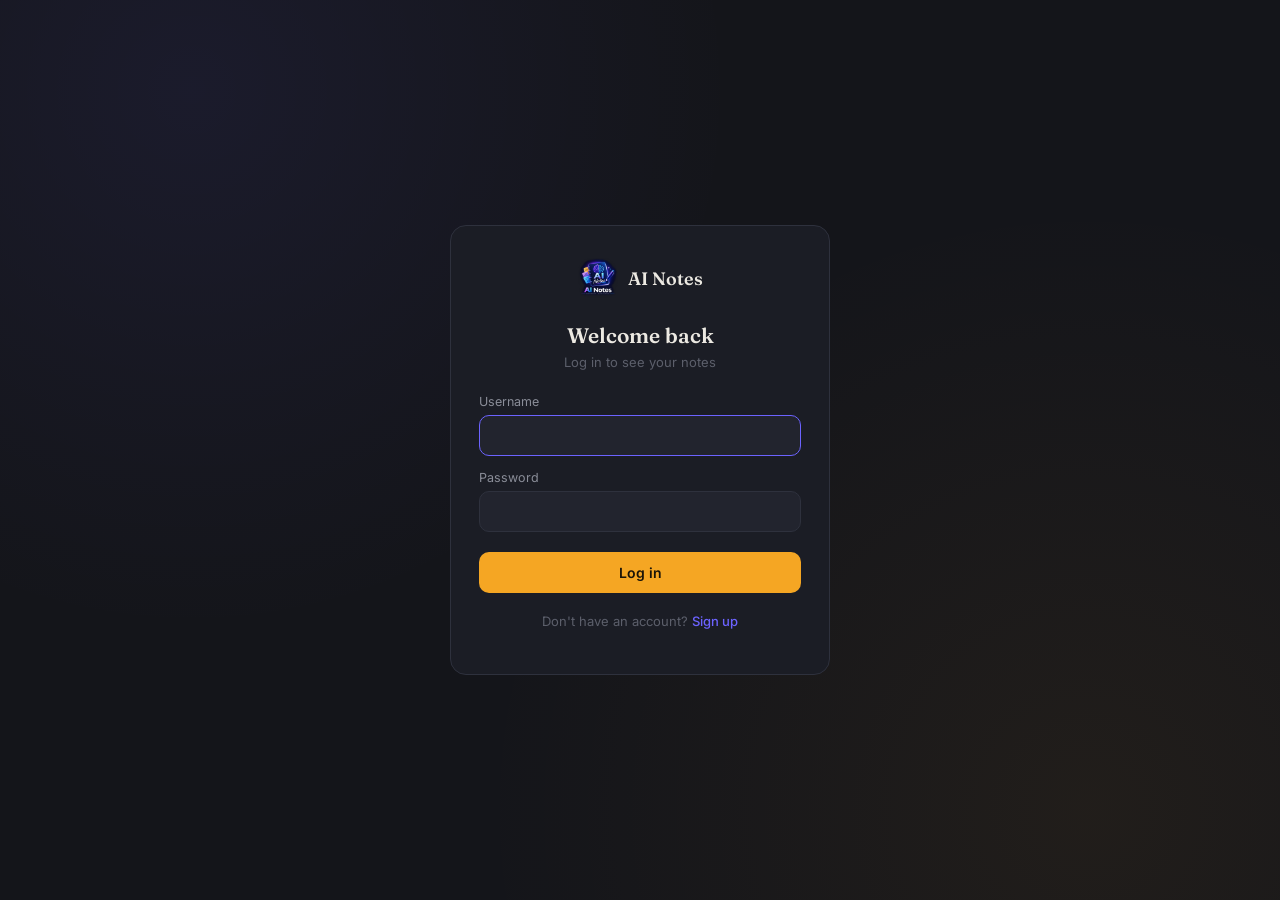
<file: ai-notes-app/ai-notes-app/frontend/login.html>
<!DOCTYPE html>
<html lang="en">
<head>
<meta charset="UTF-8" />
<meta name="viewport" content="width=device-width, initial-scale=1.0" />
<title>Log in — AI Notes</title>
<link rel="preconnect" href="https://fonts.googleapis.com">
<link rel="preconnect" href="https://fonts.gstatic.com" crossorigin>
<link href="https://fonts.googleapis.com/css2?family=Fraunces:ital,opsz,wght@0,9..144,400;0,9..144,500;0,9..144,600;1,9..144,500&family=Inter:wght@400;500;600;700&family=JetBrains+Mono:wght@400;500&display=swap" rel="stylesheet">
<link rel="icon" type="image/png" href="assets/favicon.png" />
<link rel="stylesheet" href="style.css" />
</head>
<body>

<div class="auth-wrap">
  <div class="auth-card">
    <div class="auth-brand">
      <img src="assets/logo-128.png" alt="AI Notes" width="40" height="40" />
      <span>AI Notes</span>
    </div>

    <h1>Welcome back</h1>
    <p class="auth-sub">Log in to see your notes</p>

    <div class="auth-error" id="authError" hidden></div>

    <form id="loginForm">
      <div class="auth-field">
        <label for="username">Username</label>
        <input id="username" name="username" type="text" autocomplete="username" required autofocus />
      </div>
      <div class="auth-field">
        <label for="password">Password</label>
        <input id="password" name="password" type="password" autocomplete="current-password" required />
      </div>
      <button type="submit" class="btn-auth" id="submitBtn">Log in</button>
    </form>

    <p class="auth-switch">Don't have an account? <a href="signup.html">Sign up</a></p>
  </div>
</div>

<script src="config.js"></script>
<script src="auth.js"></script>
</body>
</html>
</file>
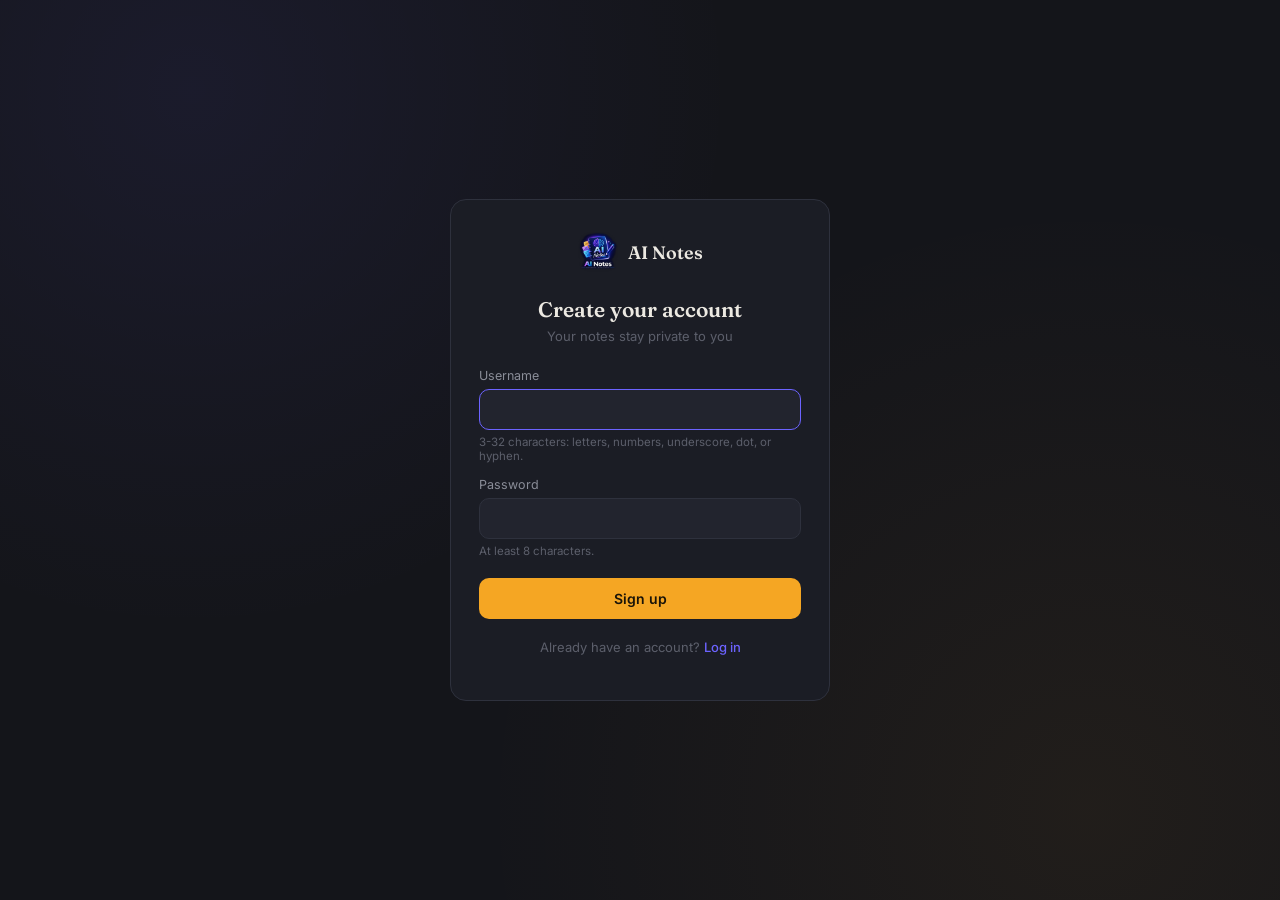
<file: ai-notes-app/ai-notes-app/frontend/signup.html>
<!DOCTYPE html>
<html lang="en">
<head>
<meta charset="UTF-8" />
<meta name="viewport" content="width=device-width, initial-scale=1.0" />
<title>Sign up — AI Notes</title>
<link rel="preconnect" href="https://fonts.googleapis.com">
<link rel="preconnect" href="https://fonts.gstatic.com" crossorigin>
<link href="https://fonts.googleapis.com/css2?family=Fraunces:ital,opsz,wght@0,9..144,400;0,9..144,500;0,9..144,600;1,9..144,500&family=Inter:wght@400;500;600;700&family=JetBrains+Mono:wght@400;500&display=swap" rel="stylesheet">
<link rel="icon" type="image/png" href="assets/favicon.png" />
<link rel="stylesheet" href="style.css" />
</head>
<body>

<div class="auth-wrap">
  <div class="auth-card">
    <div class="auth-brand">
      <img src="assets/logo-128.png" alt="AI Notes" width="40" height="40" />
      <span>AI Notes</span>
    </div>

    <h1>Create your account</h1>
    <p class="auth-sub">Your notes stay private to you</p>

    <div class="auth-error" id="authError" hidden></div>

    <form id="signupForm">
      <div class="auth-field">
        <label for="username">Username</label>
        <input id="username" name="username" type="text" autocomplete="username" required autofocus minlength="3" maxlength="32" pattern="[A-Za-z0-9_.-]{3,32}" />
        <p class="auth-field-error"></p>
        <p class="auth-hint">3-32 characters: letters, numbers, underscore, dot, or hyphen.</p>
      </div>
      <div class="auth-field">
        <label for="password">Password</label>
        <input id="password" name="password" type="password" autocomplete="new-password" required minlength="8" />
        <p class="auth-field-error"></p>
        <p class="auth-hint">At least 8 characters.</p>
      </div>
      <button type="submit" class="btn-auth" id="submitBtn">Sign up</button>
    </form>

    <p class="auth-switch">Already have an account? <a href="login.html">Log in</a></p>
  </div>
</div>

<script src="config.js"></script>
<script src="auth.js"></script>
</body>
</html>
</file>
<file: ai-notes-app/ai-notes-app/frontend/style.css>
/* ============================================================
   AI Notes — Day 5 — design tokens
   (same visual system as Day 3/4: ink-black canvas, amber for
   human-authored content, indigo as the accent)
   ============================================================ */
:root{
  --bg: #14151a;
  --surface: #1b1d25;
  --surface-2: #22242e;
  --surface-3: #292c38;
  --border: #2e313d;
  --text: #ece9e2;
  --text-muted: #8a8d98;
  --text-faint: #5c5f6b;

  --amber: #f5a623;
  --amber-dim: #6b501f;
  --indigo: #6c63ff;
  --indigo-dim: #3a3670;
  --rose: #e8636b;
  --green: #6fcf97;

  --line: #3a3d4a;

  --font-display: "Fraunces", Georgia, serif;
  --font-body: "Inter", -apple-system, BlinkMacSystemFont, sans-serif;
  --font-mono: "JetBrains Mono", Menlo, monospace;

  --radius: 10px;
  --radius-lg: 16px;

  /* Day 24 — shadow scale, used to give cards/menus/modals consistent
     depth instead of each component inventing its own box-shadow value */
  --shadow-sm: 0 1px 2px rgba(0,0,0,.24);
  --shadow-md: 0 6px 16px rgba(0,0,0,.32);
  --shadow-lg: 0 16px 40px rgba(0,0,0,.45);
}

*{ box-sizing: border-box; }
html,body{ height:100%; }

/* GLOBAL BUGFIX (originally patched per-element on Day 7, Day 18, and
   Day 21 — .error-banner, #view-graph, and .lightbox each independently
   hit the same bug before this rule existed): the browser's built-in
   `[hidden]{display:none}` rule is USER-AGENT origin, and CSS gives
   AUTHOR-origin declarations priority over user-agent ones for equal
   importance, regardless of selector specificity. So any component
   rule in this file that sets `display:` unconditionally (e.g.
   `.auto-summary{ display:flex }`) silently wins over `[hidden]` and
   the element never actually hides when JS sets `.hidden = true` —
   easy to not notice for a panel that renders as an empty sliver, hard
   to miss for something like a full-height view section.
   One `!important` rule here, scoped to exactly the `[hidden]`
   attribute selector, fixes this globally and permanently — every
   current and future `hidden`-toggled element in this app is covered
   without needing to remember to special-case each one individually. */
[hidden]{ display:none !important; }

body{
  margin:0;
  background: var(--bg);
  color: var(--text);
  font-family: var(--font-body);
  font-size: 14px;
  -webkit-font-smoothing: antialiased;
}
button, input, textarea, select{ font-family: inherit; color: inherit; }
button{ cursor:pointer; }
button:disabled{ cursor:default; }
::selection{ background: var(--indigo-dim); color: #fff; }

/* Day 24 — one consistent keyboard-focus ring everywhere, instead of the
   browser default (which was inconsistent across buttons/inputs/cards
   and invisible against the dark background in places). */
:focus-visible{ outline: 2px solid var(--indigo); outline-offset: 2px; border-radius: 4px; }

/* Day 24 — a real spinner (rotating ring), used anywhere something is
   actively loading: AI actions, attachment upload/OCR, form submits.
   Replaces the old "just pulse the icon color" cue, which was easy to
   miss and didn't read clearly as "in progress" on its own. */
.spinner{
  display:inline-block; width:14px; height:14px; flex-shrink:0;
  border:2px solid currentColor; border-right-color:transparent; border-radius:50%;
  opacity:.85; animation: spin .7s linear infinite;
}
@keyframes spin{ to{ transform: rotate(360deg); } }

/* ============================================================
   TOP NAV
   ============================================================ */
.topnav{
  height:56px;
  display:flex;
  align-items:center;
  padding:0 20px;
  border-bottom:1px solid var(--border);
  background: var(--surface);
}
.topnav-brand{ display:flex; align-items:center; gap:10px; }
.topnav-title{ font-family: var(--font-display); font-weight:600; font-size:16px; letter-spacing:.2px; }
.topnav-day{
  font-family: var(--font-mono); font-size:11px; color: var(--indigo);
  background: var(--indigo-dim); padding:2px 8px; border-radius: 999px; margin-left:4px;
}
.conn-status{
  margin-left:auto; display:flex; align-items:center; gap:6px;
  font-family: var(--font-mono); font-size:11.5px; color: var(--text-faint);
}
.conn-dot{ width:7px; height:7px; border-radius:50%; background: var(--text-faint); }
.conn-status.online .conn-dot{ background: var(--green); }
.conn-status.offline .conn-dot{ background: var(--rose); }
.conn-status.online{ color: var(--green); }
.conn-status.offline{ color: var(--rose); }

.user-badge{
  margin-left:16px; display:flex; align-items:center; gap:10px;
  font-size:13px; color: var(--text-muted);
}
.user-badge b{ color: var(--text); font-weight:600; }
.btn-logout{
  background:none; border:1px solid var(--border); color: var(--text-muted);
  font-size:12px; padding:6px 12px; border-radius: var(--radius);
  transition: all .15s ease;
}
.btn-logout:hover{ color: var(--rose); border-color: var(--rose); }

/* ============================================================
   AUTH PAGES (login / signup)
   ============================================================ */
.auth-wrap{
  min-height:100vh; display:flex; align-items:center; justify-content:center;
  padding:24px;
  background:
    radial-gradient(circle at 15% 10%, rgba(108,99,255,0.08), transparent 40%),
    radial-gradient(circle at 85% 90%, rgba(245,166,35,0.06), transparent 45%),
    var(--bg);
}
.auth-card{
  width:100%; max-width:380px; background: var(--surface); border:1px solid var(--border);
  border-radius: var(--radius-lg); padding:32px 28px;
}
.auth-brand{ display:flex; align-items:center; gap:10px; margin-bottom:24px; justify-content:center; }
.auth-brand span{ font-family: var(--font-display); font-weight:600; font-size:18px; }
.auth-card h1{
  font-family: var(--font-display); font-size:21px; font-weight:600; margin:0 0 6px; text-align:center;
}
.auth-sub{ text-align:center; color: var(--text-faint); font-size:13px; margin:0 0 24px; }

.auth-field{ margin-bottom:14px; }
.auth-field label{ display:block; font-size:12.5px; color: var(--text-muted); margin-bottom:6px; }
.auth-field input{
  width:100%; background: var(--surface-2); border:1px solid var(--border); color: var(--text);
  border-radius: var(--radius); padding:11px 12px; font-size:14px; outline:none;
  transition: border-color .15s ease;
}
.auth-field input:focus{ border-color: var(--indigo); }
.auth-hint{ font-size:11.5px; color: var(--text-faint); margin-top:5px; }

/* Day 24 — inline field validation: a field turns rose the moment it's
   invalid (checked on blur, cleared as soon as it becomes valid) rather
   than the person only finding out after a round trip to the server. */
.auth-field input.invalid{ border-color: var(--rose); }
.auth-field input.invalid:focus{ border-color: var(--rose); }
.auth-field-error{
  font-size:11.5px; color: var(--rose); margin-top:5px; display:none;
}
.auth-field input.invalid ~ .auth-field-error{ display:block; }
.auth-field input.invalid ~ .auth-hint{ display:none; }

.auth-error{
  background: rgba(232,99,107,0.12); border:1px solid var(--rose); color:#ffb3b7;
  padding:9px 12px; border-radius: var(--radius); font-size:12.5px; margin-bottom:16px;
}

.btn-auth{
  width:100%; background: var(--amber); color:#1a1408; border:none; font-weight:600;
  font-size:14px; padding:12px; border-radius: var(--radius); margin-top:6px;
  transition: filter .15s ease, opacity .15s ease;
}
.btn-auth:hover{ filter:brightness(1.08); }
.btn-auth:disabled{ opacity:.6; cursor:default; }

.auth-switch{ text-align:center; font-size:13px; color: var(--text-faint); margin-top:20px; }
.auth-switch a{ color: var(--indigo); text-decoration:none; font-weight:500; }
.auth-switch a:hover{ text-decoration:underline; }

.error-banner{
  background: rgba(232,99,107,0.12); border:1px solid var(--rose); color:#ffb3b7;
  padding:10px 16px; border-radius: var(--radius); font-size:13px; margin-bottom:16px;
  display:flex; align-items:center; justify-content:space-between; gap:12px;
}
/* (Day 7 originally patched this exact element for the [hidden] bug —
   see the global [hidden]{display:none !important;} rule near the top
   of this file, which now covers this and every other element instead.) */
.error-banner button{
  background:none; border:1px solid var(--rose); color:#ffb3b7; border-radius:6px;
  padding:4px 10px; font-size:12px;
}

.app{
  display:grid;
  grid-template-columns: 272px 1fr;
  height: calc(100vh - 56px);
  background:
    radial-gradient(circle at 15% 0%, rgba(108,99,255,0.06), transparent 40%),
    radial-gradient(circle at 85% 100%, rgba(245,166,35,0.05), transparent 45%),
    var(--bg);
}

/* ============================================================
   SIDEBAR
   ============================================================ */
.sidebar{
  border-right:1px solid var(--border);
  padding:20px 16px;
  display:flex;
  flex-direction:column;
  gap:16px;
  overflow-y:auto;
}
.btn-new{
  display:flex; align-items:center; justify-content:center; gap:6px;
  background: var(--amber); color:#1a1408; border:none;
  font-weight:600; font-size:13.5px; padding:11px; border-radius: var(--radius);
  transition: filter .15s ease, transform .1s ease;
}
.btn-new:hover{ filter:brightness(1.08); }
.btn-new:active{ transform: scale(.98); }
.btn-new .plus{ font-size:16px; font-weight:700; }

.search-box{
  display:flex; align-items:center; gap:8px;
  background: var(--surface-2); border:1px solid var(--border);
  border-radius: var(--radius); padding:9px 12px;
}
.search-icon{ color: var(--text-faint); flex-shrink:0; }
.search-box input{
  background:none; border:none; outline:none; width:100%;
  font-size:13px; color: var(--text);
}
.search-box input::placeholder{ color: var(--text-faint); }
.search-box:focus-within{ border-color: var(--indigo); }

/* ---------- search by note name: clear button + suggestions dropdown ---------- */
.search-wrap{ position:relative; }
.search-clear{
  flex-shrink:0; width:20px; height:20px; border-radius:50%; border:none; padding:0;
  background: var(--surface-3); color: var(--text-muted); font-size:11px; line-height:1;
  display:flex; align-items:center; justify-content:center; cursor:pointer;
}
.search-clear:hover{ color: var(--text); background: var(--border); }
.search-suggest{
  position:absolute; top:calc(100% + 6px); left:0; right:0; z-index:60;
  background: var(--surface); border:1px solid var(--border); border-radius: var(--radius);
  box-shadow: var(--shadow-lg); padding:6px; max-height:340px; overflow-y:auto;
}
.suggest-label{
  padding:4px 8px 6px; font-size:10.5px; letter-spacing:.06em; text-transform:uppercase; color: var(--text-faint);
}
.suggest-item{
  display:flex; align-items:center; gap:8px; width:100%; text-align:left;
  background:none; border:none; color: var(--text); font-size:13px; padding:8px 9px;
  border-radius:8px; cursor:pointer;
}
.suggest-item:hover, .suggest-item.active{ background: var(--indigo-dim); color:#fff; }
html[data-theme="light"] .suggest-item:hover, html[data-theme="light"] .suggest-item.active{ color: var(--text); }
.suggest-item-icon{ flex-shrink:0; font-size:12px; width:16px; text-align:center; color: var(--text-faint); }
.suggest-item-title{ flex:1; min-width:0; overflow:hidden; text-overflow:ellipsis; white-space:nowrap; }
.suggest-item-title mark{ background: rgba(245,166,35,.35); color: inherit; border-radius:3px; padding:0 1px; }
.suggest-item-meta{ flex-shrink:0; font-family: var(--font-mono); font-size:10.5px; color: var(--text-faint); }
.suggest-empty{ padding:10px 9px; font-size:12.5px; color: var(--text-muted); line-height:1.45; }
.suggest-divider{ height:1px; background: var(--border); margin:6px 2px; }
.suggest-action{ color: var(--text-muted); font-size:12.5px; }
.suggest-action .suggest-item-icon{ color: var(--indigo); }
.nc-match-badge.nc-match-title{ border-color: var(--indigo); color: var(--indigo); }

/* Day 13 — sidebar nav (Notes / Tasks) */
.sidebar-nav{ display:flex; flex-direction:column; gap:4px; }
.sidebar-nav-btn{
  display:flex; align-items:center; gap:9px;
  background:none; border:none; color: var(--text-muted);
  font-size:13px; font-weight:500; padding:9px 10px; border-radius: var(--radius);
  transition: all .15s ease; text-align:left;
}
.sidebar-nav-btn svg{ flex-shrink:0; }
.sidebar-nav-btn:hover{ background: var(--surface-2); color: var(--text); }
.sidebar-nav-btn.active{ background: var(--indigo-dim); color:#cfd0ff; }
.nav-badge{
  margin-left:auto; background: var(--amber-dim); color: var(--amber);
  font-family: var(--font-mono); font-size:11px; font-weight:600;
  padding:1px 7px; border-radius:999px;
}

.filter-row{ display:flex; gap:6px; }
.filter-btn{
  flex:1; background: var(--surface-2); border:1px solid var(--border);
  color: var(--text-muted); font-size:12.5px; font-weight:500;
  padding:7px 0; border-radius: var(--radius);
  transition: all .15s ease;
}
.filter-btn:hover{ color: var(--text); }
.filter-btn.active{
  background: var(--indigo-dim); border-color: var(--indigo);
  color: #cfd0ff;
}

/* ============================================================
   Day 26 — priority & date filters
   ============================================================ */
.filter-group{ margin-top:14px; }
.filter-group-label{
  font-size:11px; text-transform:uppercase; letter-spacing:.04em; color: var(--text-faint);
  margin-bottom:6px;
}
.filter-select{
  width:100%; background: var(--surface-2); border:1px solid var(--border); color: var(--text);
  font-size:12.5px; padding:7px 10px; border-radius: var(--radius); font-family:inherit;
}
.filter-select:focus{ border-color: var(--indigo); }

/* Priority filter buttons pick up a color hint even when inactive (a
   thin left-border swatch), then fill solid with that color once
   selected — matches the note-card priority coloring below so the
   same color always means the same priority everywhere in the app. */
.priority-btn.priority-high{ border-left:3px solid var(--rose); }
.priority-btn.priority-medium{ border-left:3px solid var(--amber); }
.priority-btn.priority-low{ border-left:3px solid var(--indigo); }
.priority-btn.priority-high.active{ background: rgba(232,99,107,0.16); border-color: var(--rose); color:#ffb3b7; }
.priority-btn.priority-medium.active{ background: rgba(245,166,35,0.16); border-color: var(--amber); color: var(--amber); }
.priority-btn.priority-low.active{ background: var(--indigo-dim); border-color: var(--indigo); color:#cfd0ff; }

.filter-clear-btn{
  width:100%; margin-top:14px; background:none; border:1px dashed var(--border); color: var(--text-faint);
  font-size:12px; padding:8px 0; border-radius: var(--radius); transition: all .15s ease;
}
.filter-clear-btn:hover{ border-color: var(--rose); color: var(--rose); }

/* note-card priority: a left accent bar, same color language as the
   filter buttons above, so "what am I looking at" is legible without
   reading the badge text. */
.note-card.priority-high{ border-left:3px solid var(--rose); }
.note-card.priority-medium{ border-left:3px solid var(--amber); }
.note-card.priority-low{ border-left:3px solid var(--indigo); }
.nc-priority-badge{
  display:inline-flex; align-self:flex-start; font-size:10.5px; font-weight:600;
  padding:2px 8px; border-radius:999px; margin-top:2px;
}
.nc-priority-high{ background: rgba(232,99,107,0.16); color:#ffb3b7; }
.nc-priority-medium{ background: rgba(245,166,35,0.16); color: var(--amber); }
.nc-priority-low{ background: var(--indigo-dim); color:#cfd0ff; }

/* Editor toolbar priority <select> — dataset.priority drives the color
   the same way the filter buttons and card accents do. */
.priority-select-wrap{ display:flex; align-items:center; gap:5px; margin-left:12px; }
.priority-select-label{ font-size:13px; }
.priority-select{
  background: var(--surface-2); border:1px solid var(--border); color: var(--text-muted);
  font-size:12.5px; padding:6px 10px; border-radius: var(--radius); font-family:inherit;
}
.priority-select[data-priority="high"]{ border-color: var(--rose); color:#ffb3b7; }
.priority-select[data-priority="medium"]{ border-color: var(--amber); color: var(--amber); }
.priority-select[data-priority="low"]{ border-color: var(--indigo); color:#cfd0ff; }

.sidebar-stats{
  margin-top:auto;
  border-top:1px solid var(--border);
  padding-top:14px;
  font-size:12px;
  color: var(--text-faint);
  line-height:1.7;
}
.sidebar-stats b{ color: var(--text-muted); font-weight:600; }

/* ============================================================
   CENTER PANE
   ============================================================ */
.center{ overflow-y:auto; padding:28px 32px; }
.view-header{
  display:flex; align-items:baseline; gap:10px; margin-bottom:20px;
}
.view-header h1{
  font-family: var(--font-display); font-weight:600; font-size:22px; margin:0;
}
.view-count{ color: var(--text-faint); font-size:12.5px; }

.notes-grid{
  display:grid;
  grid-template-columns: repeat(auto-fill, minmax(240px, 1fr));
  gap:14px;
}
.note-card{
  background: var(--surface); border:1px solid var(--border);
  border-radius: var(--radius-lg); padding:16px;
  cursor:pointer; transition: border-color .15s ease, transform .12s ease, box-shadow .15s ease;
  display:flex; flex-direction:column; gap:8px; min-height:120px;
  position:relative; box-shadow: var(--shadow-sm);
}
.note-card:hover{ border-color: var(--indigo); box-shadow: var(--shadow-md); transform: translateY(-2px); }
.note-card:active{ transform: scale(.995); }
.nc-top{ display:flex; align-items:flex-start; justify-content:space-between; gap:8px; }
.note-card h3{
  font-family: var(--font-display); font-size:15.5px; font-weight:500; margin:0;
  color: var(--text); flex:1; overflow:hidden; text-overflow:ellipsis;
  white-space:nowrap;
}
.nc-pin{ color: var(--amber); flex-shrink:0; }
.nc-match-badge{
  display:inline-block; width:fit-content; font-size:10.5px; font-family: var(--font-mono);
  padding:2px 8px; border-radius:999px; margin: 2px 0 4px 0;
  background: var(--surface-3, rgba(255,255,255,0.05)); border:1px solid var(--border); color: var(--text-muted);
}
.nc-match-badge.nc-match-both{ border-color: var(--green); color: var(--green); }
.nc-match-badge.nc-match-semantic{ border-color: var(--indigo); color: var(--indigo); }
.nc-match-badge.nc-match-keyword{ border-color: var(--amber); color: var(--amber); }
.note-card p{
  margin:0; color: var(--text-muted); font-size:12.5px; line-height:1.5;
  overflow:hidden; display:-webkit-box; -webkit-line-clamp:3; -webkit-box-orient:vertical;
  flex:1;
}
.nc-foot{
  display:flex; align-items:center; justify-content:space-between;
  font-size:11px; color: var(--text-faint); font-family: var(--font-mono);
}
.nc-del{
  position:absolute; top:12px; right:12px; opacity:0; transition:opacity .15s;
  background:none; border:none; color: var(--text-faint); font-size:14px; line-height:1;
  padding:2px 6px;
}
.note-card:hover .nc-del{ opacity:1; }
.nc-del:hover{ color: var(--rose); }
.note-card.pinned{ border-color: var(--amber-dim); }

.empty-state{ text-align:center; padding:60px 20px; color: var(--text-faint); }
.empty-title{ font-family: var(--font-display); font-size:18px; color: var(--text-muted); margin:0 0 6px; }
.empty-body{ font-size:13px; margin:0; }

/* ============================================================
   EDITOR
   ============================================================ */
.editor-toolbar{ display:flex; align-items:center; gap:12px; margin-bottom:16px; }
.link-btn{
  background:none; border:none; color: var(--text-muted); font-size:13px;
  padding:6px 0; transition:color .15s;
}
.link-btn:hover{ color: var(--text); }
.editor-toolbar-right{ display:flex; align-items:center; gap:8px; flex-wrap:wrap; justify-content:flex-end; margin-left:auto; }
/* Day 23 — every toolbar action now carries a short text label next to its
   icon (buttons were icon-only before, which forced people to hover and
   read a tooltip just to tell Pin from Attach from Delete). Labels are
   dropped back to icon-only on narrow screens where space is tight — see
   the responsive section near the end of this file. */
.btn-label{ font-size:12px; font-weight:500; white-space:nowrap; }
.btn-pin{
  background: var(--surface-2); border:1px solid var(--border); color: var(--text-faint);
  height:34px; padding:0 12px; gap:6px; border-radius: var(--radius); display:flex; align-items:center; justify-content:center;
  transition: all .15s ease;
}
.btn-pin:hover{ color: var(--text); }
.btn-pin.active{ background: var(--amber-dim); border-color: var(--amber); color: var(--amber); }
.btn-danger{
  background: none; border:1px solid var(--border); color: var(--rose);
  font-size:12.5px; font-weight:500; padding:8px 14px; border-radius: var(--radius);
  transition: all .15s ease;
}
.btn-danger:hover{ background: rgba(232,99,107,0.1); border-color: var(--rose); }

.btn-mic{
  background: var(--surface-2); border:1px solid var(--border); color: var(--text-faint);
  height:34px; padding:0 12px; gap:6px; border-radius: var(--radius); display:flex; align-items:center; justify-content:center;
  transition: all .15s ease;
}
.btn-mic:hover{ color: var(--text); }
.btn-mic:disabled{ opacity:.35; cursor:default; }
.btn-mic:disabled:hover{ color: var(--text-faint); }
.btn-mic.recording{
  background: rgba(232,99,107,0.15); border-color: var(--rose); color: var(--rose);
  animation: mic-pulse 1.4s ease-in-out infinite;
}
@keyframes mic-pulse{
  0%,100%{ box-shadow: 0 0 0 0 rgba(232,99,107,0.35); }
  50%{ box-shadow: 0 0 0 6px rgba(232,99,107,0); }
}
.voice-status{
  display:flex; align-items:center; gap:8px;
  font-size:12px; color: var(--text-faint); font-family: var(--font-mono);
  margin-top:8px; padding-top:8px;
}
.voice-status.active::before{
  content:""; width:6px; height:6px; border-radius:50%; background: var(--rose);
  animation: pulse 1s ease-in-out infinite;
}
.voice-status.working::before{
  content:""; width:6px; height:6px; border-radius:50%; background: var(--amber);
  animation: pulse 1s ease-in-out infinite;
}
.voice-status.error{ color: var(--rose); }
.voice-status.ai-error{ color: var(--rose); }

.ai-menu-wrap{ position:relative; }
.btn-ai{
  background: var(--surface-2); border:1px solid var(--border); color: var(--text-faint);
  height:34px; padding:0 12px; gap:6px; border-radius: var(--radius); display:flex; align-items:center; justify-content:center;
  transition: all .15s ease;
}
.btn-ai:hover{ color: var(--indigo); border-color: var(--indigo); }
.btn-ai.working{
  color: var(--indigo); border-color: var(--indigo);
  animation: mic-pulse 1.4s ease-in-out infinite;
}
.ai-menu{
  position:absolute; top:calc(100% + 6px); right:0; z-index:20;
  background: var(--surface-2); border:1px solid var(--border); border-radius: var(--radius);
  box-shadow: 0 8px 24px rgba(0,0,0,0.25); overflow:hidden; min-width:160px;
}
.ai-menu button{
  display:block; width:100%; text-align:left; padding:9px 14px;
  background:none; border:none; color: var(--text); font-size:13px;
  transition: background .12s ease;
}
.ai-menu button:hover{ background: var(--surface-3, rgba(255,255,255,0.06)); }
.ai-menu button + button{ border-top:1px solid var(--border); }

/* Day 12 — automatic summary panel under the editor */
.auto-summary{
  display:flex; gap:10px; align-items:flex-start;
  margin-top:14px; padding:12px 14px;
  background: var(--surface-2); border:1px solid var(--border); border-radius: var(--radius);
}
.auto-summary-icon{ font-size:15px; line-height:1; margin-top:1px; }
.auto-summary-body{ flex:1; min-width:0; }
.auto-summary-label{
  font-size:11px; text-transform:uppercase; letter-spacing:.04em;
  color: var(--text-faint); margin-bottom:3px;
}
.auto-summary-text{ font-size:13.5px; line-height:1.5; color: var(--text); }
.auto-summary.generating .auto-summary-text{ color: var(--text-faint); font-style:italic; }
.auto-summary.stale .auto-summary-label{ color: var(--amber, #c8952c); }

.nc-summary{
  font-size:12.5px; color: var(--text-faint); display:flex; gap:5px; align-items:flex-start;
  margin: -2px 0 4px 0;
}
.nc-summary .nc-summary-icon{ flex-shrink:0; }

.title-input{
  width:100%; background:none; border:none; outline:none;
  font-family: var(--font-display); font-size:26px; font-weight:600;
  color: var(--text); margin-bottom:14px; padding:0;
}
.title-input::placeholder{ color: var(--text-faint); }

.editor-text{
  width:100%; min-height:calc(100vh - 320px); background:none; border:none; outline:none;
  font-family: var(--font-body); font-size:15px; line-height:1.7; color: var(--text);
  cursor:text;
}
/* Day 30: editor-text is now a contenteditable <div>, not a <textarea> —
   ::placeholder doesn't apply to divs, so an empty-state placeholder is
   done the standard contenteditable way instead. */
.editor-text:empty::before{ content: attr(data-placeholder); color: var(--text-faint); pointer-events:none; }
.editor-text p, .editor-text div{ margin:0 0 0.6em; }
.editor-text ul, .editor-text ol{ margin:0.4em 0 0.6em; padding-left:1.4em; }
.editor-text h1, .editor-text h2, .editor-text h3{ font-family: var(--font-display); margin:0.6em 0 0.4em; line-height:1.3; }
.editor-text h2{ font-size:1.5em; font-weight:600; }
.editor-text blockquote{
  border-left:3px solid var(--border); margin:0.5em 0; padding:2px 0 2px 12px; color: var(--text-muted);
}
/* Day 30: <font size="N"> is what execCommand('fontSize', ...) actually
   produces — deprecated as a hand-written tag, but reusing it here means
   Small/Medium/Large formatting gets the browser's native undo/redo and
   selection handling for free, restyled to our own exact sizes via this
   attribute selector rather than trusting the browser's built-in scale. */
.editor-text font[size="2"]{ font-size:13px; }
.editor-text font[size="3"]{ font-size:15px; }
.editor-text font[size="5"]{ font-size:20px; }

/* Day 30 — rendered math formulas */
.math-formula{
  display:inline-block; padding:1px 5px; border-radius:5px; cursor:pointer;
  background: var(--surface-2); border:1px solid var(--border); vertical-align:middle;
}
.math-formula:hover{ border-color: var(--indigo); }

/* Day 30 — formatting toolbar; Day 31 — now floats above the current
   selection/caret instead of sitting docked above the editor. It's
   positioned via JS (top/left set directly, see positionFloatingToolbar
   in app.js) so it always ends up right next to whatever text you're
   working on rather than requiring a trip back up to a fixed bar. */
.format-toolbar{
  display:flex; align-items:center; flex-wrap:wrap; gap:4px;
  max-width:min(94vw, 560px);
  padding:6px 8px; border:1px solid var(--border); border-radius: var(--radius);
  background: var(--surface-2); position:fixed; top:0; left:0; z-index:60;
  box-shadow: 0 10px 30px rgba(0,0,0,0.45);
}
.fmt-select{
  background: var(--surface); border:1px solid var(--border); border-radius:6px; color: var(--text);
  font-size:12px; padding:5px 6px; font-family: inherit; cursor:pointer; max-width:132px;
}
.fmt-divider{ width:1px; align-self:stretch; background: var(--border); margin:2px 2px; }
.fmt-btn{
  background:none; border:1px solid transparent; border-radius:6px; color: var(--text-muted);
  font-size:12.5px; padding:6px 9px; cursor:pointer; font-family: inherit; line-height:1;
}
.fmt-btn:hover{ background: var(--surface); border-color: var(--border); color: var(--text); }
.fmt-btn.active{ background: var(--indigo-dim); border-color: var(--indigo); color: var(--indigo); }
.fmt-btn-bold{ font-weight:700; }
.fmt-btn-italic{ font-style:italic; }
.fmt-btn-underline{ text-decoration:underline; }
.fmt-btn-formula{ font-family: var(--font-mono); }
.fmt-color-btn{
  position:relative; display:flex; align-items:center; justify-content:center;
  width:28px; height:28px; border-radius:6px; cursor:pointer; color: var(--text-muted);
}
.fmt-color-btn:hover{ background: var(--surface); color: var(--text); }
.fmt-color-glyph{ font-size:13px; font-weight:600; pointer-events:none; }
.fmt-highlight-glyph{
  padding:0 2px; border-radius:2px; background: color-mix(in srgb, var(--amber) 35%, transparent);
}
.fmt-color-btn input[type="color"]{
  position:absolute; inset:0; opacity:0; cursor:pointer; width:100%; height:100%; border:none; padding:0;
}

/* Day 30 — formula insert/edit modal */
.formula-modal{ max-width:420px; }
.formula-modal code{
  background: var(--surface-2); border:1px solid var(--border); border-radius:4px;
  padding:1px 5px; font-family: var(--font-mono); font-size:12px;
}
.formula-input{
  width:100%; background: var(--surface-2); border:1px solid var(--border); border-radius:8px;
  color: var(--text); font-family: var(--font-mono); font-size:14px; padding:9px 11px;
  resize:vertical; margin-bottom:10px;
}
.formula-input:focus{ outline:none; border-color: var(--indigo); }
.formula-preview{
  min-height:36px; padding:8px 11px; margin-bottom:16px; border-radius:8px;
  background: var(--surface-2); border:1px solid var(--border); color: var(--text);
  overflow-x:auto;
}
.formula-preview.formula-preview-error{ color: var(--rose); font-size:12.5px; font-family: var(--font-mono); }
.confirm-modal-actions .btn-confirm-primary{
  background: var(--indigo); border-color: var(--indigo); color:#fff;
}
.confirm-modal-actions .btn-confirm-primary:hover{ filter:brightness(1.1); }


.editor-actions{
  display:flex; align-items:center; justify-content:space-between;
  border-top:1px solid var(--border); padding-top:12px; margin-top:12px;
  font-size:12px; color: var(--text-faint); font-family: var(--font-mono);
}
.autosave-hint{ display:flex; align-items:center; gap:6px; }
.autosave-hint.saving::before{
  content:""; width:6px; height:6px; border-radius:50%; background: var(--amber);
  animation: pulse 1s ease-in-out infinite;
}
.autosave-hint.saved::before{
  content:""; width:6px; height:6px; border-radius:50%; background: var(--green);
}
@keyframes pulse{ 0%,100%{ opacity:1; } 50%{ opacity:.3; } }

/* ============================================================
   Day 13 — task panel (inside the editor, for the current note)
   ============================================================ */
.task-panel{
  margin-top:14px; padding:12px 14px;
  background: var(--surface-2); border:1px solid var(--border); border-radius: var(--radius);
}
.task-panel-head{ display:flex; align-items:center; gap:8px; margin-bottom:8px; }
.task-panel-icon{ color: var(--green); font-size:13px; }
.task-panel-label{
  font-size:11px; text-transform:uppercase; letter-spacing:.04em; color: var(--text-faint);
}
.task-add-btn{
  margin-left:auto; background:none; border:none; color: var(--indigo);
  font-size:12px; font-weight:500; padding:2px 4px;
}
.task-add-btn:hover{ text-decoration: underline; }
.task-panel-list{ display:flex; flex-direction:column; gap:2px; }
.task-panel-empty{ margin:2px 4px 4px; font-size:12.5px; color: var(--text-faint); }

.task-row{
  display:flex; align-items:flex-start; gap:9px; padding:7px 4px;
  border-radius:6px; transition: background .12s ease;
}
.task-row:hover{ background: var(--surface-3, rgba(255,255,255,0.05)); }
.task-row:hover .task-row-del{ opacity:1; }
.task-check{
  flex-shrink:0; width:16px; height:16px; margin-top:1px;
  border:1.5px solid var(--text-faint); border-radius:4px; background:none;
  display:flex; align-items:center; justify-content:center; transition: all .15s ease;
}
.task-check:hover{ border-color: var(--green); }
.task-check.checked{ background: var(--green); border-color: var(--green); }
.task-check.checked::after{ content:"✓"; color:#0e1a12; font-size:11px; font-weight:700; line-height:1; }
.task-row-text{ flex:1; font-size:13.5px; line-height:1.5; color: var(--text); }
.task-row.done .task-row-text{ color: var(--text-faint); text-decoration: line-through; }
.task-row-main{ flex:1; display:flex; flex-direction:column; gap:2px; min-width:0; }
.task-row-main .task-row-text{ flex:none; }
.task-row-due{
  font-size:11px; color: var(--amber); font-family: var(--font-mono);
  width:fit-content;
}
.task-row.done .task-row-due{ color: var(--text-faint); }
.task-row-note{
  font-size:11px; color: var(--text-faint); font-family: var(--font-mono);
  flex-shrink:0; white-space:nowrap; max-width:140px; overflow:hidden; text-overflow:ellipsis;
}
.task-row-del{
  flex-shrink:0; opacity:0; transition:opacity .15s;
  background:none; border:none; color: var(--text-faint); font-size:13px; line-height:1; padding:2px 4px;
}
.task-row-del:hover{ color: var(--rose); }

/* Day 13 — full-page tasks view, grouped across every note */
.tasks-list{ display:flex; flex-direction:column; gap:2px; margin-top:14px; }
.tasks-list .task-row{
  background: var(--surface); border:1px solid var(--border); border-radius: var(--radius);
  padding:11px 12px; margin-bottom:6px; cursor:default;
}
.tasks-list .task-row-note{ cursor:pointer; }
.tasks-list .task-row-note:hover{ color: var(--indigo); }

/* ============================================================
   Day 34 — taming the Tasks view at scale: search, grouping by
   note (collapsible), and client-side batching so a few hundred
   extracted action items don't turn into one giant unscannable
   scroll of identical-looking rows.
   ============================================================ */
.tasks-toolbar{ display:flex; flex-wrap:wrap; align-items:center; gap:10px; margin-bottom:2px; }
.tasks-search-box{ flex:1 1 220px; min-width:180px; }
.tasks-search-clear{
  background:none; border:none; color: var(--text-faint); font-size:12px;
  padding:2px 4px; margin-left:4px; flex-shrink:0;
}
.tasks-search-clear:hover{ color: var(--text); }
.tasks-filter-row{ flex:0 0 auto; width:auto; max-width:230px; }
.tasks-view-toggle{ display:flex; gap:4px; flex-shrink:0; }
.view-toggle-btn{
  background: var(--surface-2); border:1px solid var(--border); color: var(--text-muted);
  font-size:12px; font-weight:500; padding:7px 11px; border-radius: var(--radius);
  white-space:nowrap; transition: all .15s ease;
}
.view-toggle-btn:hover{ color: var(--text); }
.view-toggle-btn.active{ background: var(--indigo-dim); border-color: var(--indigo); color:#cfd0ff; }

.tasks-group-controls{
  display:flex; align-items:center; gap:8px; margin:12px 2px 0;
  font-size:12px; color: var(--text-faint);
}
.tasks-group-controls .dot-sep{ opacity:.6; }

/* Collapsible per-note sections, used in "By note" mode */
.task-group{
  border:1px solid var(--border); border-radius: var(--radius-lg);
  margin-top:12px; overflow:hidden; background: var(--surface);
}
.task-group-header{
  width:100%; display:flex; align-items:center; gap:8px; text-align:left;
  background: var(--surface-2); border:none; padding:10px 12px;
  font-size:13px; font-weight:500; color: var(--text); cursor:pointer;
  transition: background .12s ease;
}
.task-group-header:hover{ background: var(--surface-3, rgba(255,255,255,0.06)); }
.task-group-chevron{
  display:inline-block; flex-shrink:0; font-size:10px; color: var(--text-faint);
  transition: transform .15s ease;
}
.task-group.collapsed .task-group-chevron{ transform: rotate(-90deg); }
.task-group-title{ flex:1; overflow:hidden; text-overflow:ellipsis; white-space:nowrap; }
.task-group-count{
  flex-shrink:0; font-family: var(--font-mono); font-size:11px; color: var(--text-faint);
  background: var(--surface-3, rgba(255,255,255,0.06)); padding:1px 8px; border-radius:999px;
}
.task-group-count.all-done{ color: var(--green); }
.task-group-body{ padding:6px 8px 8px; }
.task-group.collapsed .task-group-body{ display:none; }
.task-group .task-row{
  background: none; border:1px solid transparent; margin-bottom:2px; padding:8px 6px;
}
.task-group .task-row:hover{ background: var(--surface-3, rgba(255,255,255,0.05)); border-color: var(--border); }
.task-group-show-more{
  display:block; width:100%; text-align:center; background:none; border:none;
  color: var(--indigo); font-size:12px; padding:8px 4px 2px; cursor:pointer;
}
.task-group-show-more:hover{ text-decoration: underline; }

.tasks-load-more-row{
  display:flex; flex-direction:column; align-items:center; gap:6px;
  margin-top:18px; padding-top:6px;
}
.tasks-load-more-hint{ font-size:11.5px; color: var(--text-faint); }
.btn-secondary{
  background: var(--surface-2); border:1px solid var(--border); color: var(--text);
  font-size:12.5px; font-weight:500; padding:8px 16px; border-radius: var(--radius);
  transition: all .15s ease;
}
.btn-secondary:hover{ border-color: var(--indigo); color:#cfd0ff; }

/* Day 14 — automatic tags/categorization */
.sidebar-tags{ margin-top:16px; padding-top:14px; border-top:1px solid var(--border); }
.sidebar-tags-label{
  font-size:11px; text-transform:uppercase; letter-spacing:.04em;
  color: var(--text-faint); margin-bottom:8px;
}
.sidebar-tags-list{ display:flex; flex-wrap:wrap; gap:6px; }
.tag-chip{
  font-size:12px; font-family: var(--font-mono); padding:3px 9px; border-radius:999px;
  background: var(--surface-2); border:1px solid var(--border); color: var(--text-muted);
  cursor:pointer; transition: all .15s ease; display:inline-flex; align-items:center; gap:5px;
}
.tag-chip:hover{ border-color: var(--indigo); color: var(--text); }
.tag-chip.active{ background: var(--indigo-dim); border-color: var(--indigo); color: var(--indigo); }
.tag-chip .tag-chip-count{ opacity:.65; font-size:10.5px; }
.tag-chip-clear{
  font-size:11px; color: var(--text-faint); background:none; border:none; cursor:pointer;
  text-decoration:underline; margin-top:6px;
}

.auto-tags{
  margin-top:14px; padding:10px 14px; display:flex; align-items:center; gap:10px; flex-wrap:wrap;
  background: var(--surface-2); border:1px solid var(--border); border-radius: var(--radius);
}
.auto-tags-label{
  font-size:11px; text-transform:uppercase; letter-spacing:.04em; color: var(--text-faint);
}
.auto-tags.stale .auto-tags-label{ color: var(--amber); }
.auto-tags-list{ display:flex; flex-wrap:wrap; gap:6px; }
.auto-tags-list .tag-chip{ cursor:default; }
.auto-tags-list .tag-chip:hover{ border-color: var(--border); color: var(--text-muted); }

.nc-tags{ display:flex; flex-wrap:wrap; gap:5px; margin: 2px 0 6px 0; }
.nc-tags .tag-chip{ font-size:10.5px; padding:2px 7px; }

/* Day 15 — automatic entity recognition (people, dates, places) */
.auto-entities{
  margin-top:14px; padding:12px 14px; display:flex; flex-direction:column; gap:10px;
  background: var(--surface-2); border:1px solid var(--border); border-radius: var(--radius);
}
.auto-entities-group{ display:flex; gap:10px; align-items:flex-start; flex-wrap:wrap; }
.auto-entities-label{
  font-size:11.5px; color: var(--text-faint); flex-shrink:0; padding-top:2px; min-width:70px;
}
.auto-entities-chips{ display:flex; flex-wrap:wrap; gap:6px; flex:1; }
.entity-chip{
  font-size:12px; padding:3px 9px; border-radius:999px;
  background: var(--surface-3, rgba(255,255,255,0.05)); border:1px solid var(--border); color: var(--text);
}
.entity-chip.people{ border-color: var(--indigo); }
.entity-chip.dates{ border-color: var(--amber); }
.entity-chip.places{ border-color: var(--rose); }
.entity-chip.organizations{ border-color: var(--green); }

.nc-entities{ display:flex; flex-wrap:wrap; gap:4px; margin: 2px 0 4px 0; }
.nc-entities .entity-chip{ font-size:10.5px; padding:2px 7px; }

/* ============================================================
   TOAST — Day 24: success / error / info variants with an accent
   bar + icon, so the type is legible at a glance instead of every
   message looking identical regardless of outcome.
   ============================================================ */
.toast{
  position:fixed; bottom:24px; left:50%; transform: translateX(-50%);
  background: var(--surface-3); border:1px solid var(--border); border-left:3px solid var(--indigo);
  color: var(--text); font-size:13px; padding:10px 18px 10px 14px; border-radius: var(--radius);
  box-shadow: var(--shadow-lg); z-index:200;
  display:flex; align-items:center; gap:9px; max-width:min(420px, 90vw);
  animation: toast-in .18s ease;
}
.toast::before{ font-size:14px; line-height:1; flex-shrink:0; }
.toast.success{ border-left-color: var(--green); }
.toast.success::before{ content:"✓"; color: var(--green); }
.toast.error{ border-left-color: var(--rose); }
.toast.error::before{ content:"!"; color: var(--rose); font-weight:700; }
.toast.info{ border-left-color: var(--indigo); }
.toast.info::before{ content:"i"; color: var(--indigo); font-weight:700; font-style:italic; }
@keyframes toast-in{ from{ opacity:0; transform: translate(-50%, 8px); } to{ opacity:1; transform: translate(-50%, 0); } }

/* ============================================================
   CONFIRM MODAL — Day 24: replaces native confirm() for destructive
   actions (delete note / delete attachment) with something that
   matches the rest of the app and clearly names what's being deleted.
   ============================================================ */
.modal-overlay{
  position:fixed; inset:0; background: rgba(0,0,0,.55); z-index:210;
  display:flex; align-items:center; justify-content:center; padding:20px;
  animation: toast-in .15s ease;
}
.confirm-modal{
  width:100%; max-width:380px; background: var(--surface); border:1px solid var(--border);
  border-radius: var(--radius-lg); padding:22px 22px 18px; box-shadow: var(--shadow-lg);
}
.confirm-modal h2{
  font-family: var(--font-display); font-size:17px; font-weight:600; margin:0 0 8px; color: var(--text);
}
.confirm-modal p{ font-size:13.5px; color: var(--text-muted); line-height:1.5; margin:0 0 20px; }
.confirm-modal-actions{ display:flex; justify-content:flex-end; gap:10px; }
.confirm-modal-actions button{
  padding:9px 16px; border-radius: var(--radius); font-size:13px; font-weight:500;
  border:1px solid var(--border); background: var(--surface-2); color: var(--text);
  transition: all .15s ease;
}
.confirm-modal-actions button:hover{ border-color: var(--indigo); }
.confirm-modal-actions .btn-confirm-danger{
  background: var(--rose); border-color: var(--rose); color:#2a0f10;
}
.confirm-modal-actions .btn-confirm-danger:hover{ filter:brightness(1.08); }

/* mark used for search highlighting */
mark{ background: var(--amber-dim); color: var(--amber); padding:0 1px; border-radius:2px; }

/* Superseded by the Day 23 responsive overhaul near the end of this file
   (mobile now gets a slide-in drawer instead of a squeezed inline bar). */

/* ============================================================
   Day 18 — knowledge graph
   ============================================================ */

/* Concepts chip row in the editor — visually similar to tags, amber-
   toned instead so it reads as a distinct category at a glance. */
.auto-concepts{
  margin-top:14px; padding:10px 14px; display:flex; align-items:center; gap:10px; flex-wrap:wrap;
  background: var(--surface-2); border:1px solid var(--border); border-radius: var(--radius);
}
.auto-concepts-label{
  font-size:11px; text-transform:uppercase; letter-spacing:.04em; color: var(--text-faint);
}
.auto-concepts-list{ display:flex; flex-wrap:wrap; gap:6px; }
.concept-chip{
  font-size:12px; font-family: var(--font-mono); padding:3px 9px; border-radius:999px;
  background: var(--amber-dim); border:1px solid var(--amber); color: var(--amber);
  cursor:pointer; transition: all .15s ease;
}
.concept-chip:hover{ filter: brightness(1.15); }

/* Related notes panel in the editor */
.related-notes{
  margin-top:14px; padding:12px 14px;
  background: var(--surface-2); border:1px solid var(--border); border-radius: var(--radius);
}
.related-notes-head{ display:flex; align-items:center; gap:8px; margin-bottom:10px; }
.related-notes-label{ font-size:11.5px; text-transform:uppercase; letter-spacing:.04em; color: var(--text-faint); }
.related-notes-list{ display:flex; flex-direction:column; gap:6px; }
.related-note-row{
  display:flex; flex-direction:column; gap:4px; text-align:left; width:100%;
  background: var(--surface); border:1px solid var(--border); border-radius:8px;
  padding:8px 10px; cursor:pointer; transition: border-color .15s ease;
  font-family: inherit; color: inherit;
}
.related-note-row:hover{ border-color: var(--indigo); }
.related-note-top{ display:flex; align-items:center; justify-content:space-between; gap:8px; }
.related-note-title{
  font-size:13px; color: var(--text); font-family: var(--font-display);
  overflow:hidden; text-overflow:ellipsis; white-space:nowrap;
}
.related-note-badge{ flex-shrink:0; font-size:12px; line-height:1; cursor:help; }
.related-note-badge-strong{ filter: saturate(1.3); }
.related-note-badge-light{ opacity:.6; }
.related-note-shared{ display:flex; flex-wrap:wrap; gap:6px; }
.related-note-shared span{ font-size:10.5px; color: var(--text-faint); font-family: var(--font-mono); }

/* Day 19: loading + empty states for the related-notes panel — the
   feature should visibly be "doing something" or explaining why it
   has nothing to show, never just silently blank. */
.related-notes-loading{
  font-size:12.5px; color: var(--text-faint); font-style:italic; margin:0; padding:4px 2px;
}
.related-notes-empty{
  font-size:12px; color: var(--text-faint); line-height:1.5; margin:0; padding:4px 2px;
}

/* Graph view toolbar */
.graph-toolbar{
  display:flex; align-items:center; justify-content:space-between; gap:16px; flex-wrap:wrap;
  margin-bottom:12px;
}
.graph-legend{ display:flex; gap:14px; }
.graph-legend-item{ display:flex; align-items:center; gap:6px; font-size:12px; color: var(--text-muted); }
.legend-dot{ width:10px; height:10px; border-radius:50%; display:inline-block; }
.legend-dot-note{ background: var(--indigo); }
.legend-dot-concept{ background: var(--amber); }

.graph-path-form{ display:flex; align-items:center; gap:8px; flex-wrap:wrap; }
.graph-path-form input{
  background: var(--surface-2); border:1px solid var(--border); border-radius:8px;
  padding:7px 11px; font-size:13px; color: var(--text); width:160px; font-family: inherit;
}
.graph-path-form input:focus{ outline:none; border-color: var(--indigo); }
.graph-path-arrow{ color: var(--text-faint); }
.graph-path-btn{
  background: var(--indigo); color:#fff; border:none; border-radius:8px;
  padding:7px 14px; font-size:13px; cursor:pointer; font-family: inherit; white-space:nowrap;
}
.graph-path-btn:hover{ filter: brightness(1.1); }
.graph-path-clear{
  background:none; border:none; color: var(--text-faint); font-size:12px;
  cursor:pointer; text-decoration:underline;
}

.graph-path-result{
  margin-bottom:12px; padding:10px 14px; border-radius: var(--radius);
  background: var(--surface-2); border:1px solid var(--border); font-size:13px;
}
.graph-path-result.graph-path-found{ border-color: var(--green); }
.graph-path-result.graph-path-none{ color: var(--text-faint); }
.graph-path-chain{ font-family: var(--font-mono); color: var(--green); font-size:13.5px; margin-bottom:6px; }
.graph-path-hops{ display:flex; flex-direction:column; gap:3px; }
.graph-path-hop{ font-size:11.5px; color: var(--text-muted); }
.graph-path-hop b{ color: var(--text); font-weight:500; }
.graph-path-explain-btn{
  margin-top:8px; background: var(--surface); border:1px solid var(--border); color: var(--text-muted);
  border-radius:7px; padding:5px 11px; font-size:11.5px; cursor:pointer; font-family: inherit;
}
.graph-path-explain-btn:hover{ color: var(--text); border-color: var(--indigo); }
.graph-path-explain-result{
  margin-top:8px; padding:9px 12px; border-radius:7px; background: var(--surface);
  border:1px solid var(--border-light, var(--border)); font-size:12.5px; color: var(--text-muted); line-height:1.5;
}

/* Day 29 — display controls row (layout / filters / clustering) */
.graph-controls{
  display:flex; align-items:center; gap:16px; flex-wrap:wrap;
  margin-bottom:12px; padding:10px 14px; border-radius: var(--radius);
  background: var(--surface-2); border:1px solid var(--border);
}
.graph-control{ display:flex; align-items:center; gap:6px; font-size:12px; color: var(--text-muted); white-space:nowrap; }
.graph-control-toggle{ cursor:pointer; }
.graph-control-toggle input{ accent-color: var(--indigo); cursor:pointer; }
.graph-control-select select{
  background: var(--surface); border:1px solid var(--border); border-radius:6px; color: var(--text);
  font-size:12px; padding:4px 7px; font-family: inherit; cursor:pointer;
}
.graph-control-slider{ gap:8px; }
.graph-control-slider input[type="range"]{ width:110px; accent-color: var(--indigo); cursor:pointer; }

/* Graph canvas */
.graph-canvas-wrap{
  position:relative; flex:1; min-height:420px; border:1px solid var(--border);
  border-radius: var(--radius-lg); background: var(--surface); overflow:hidden;
}
.graph-canvas{ width:100%; height:100%; display:block; touch-action:none; cursor:grab; }
.graph-canvas.graph-panning{ cursor:grabbing; }

.graph-edge{ stroke: var(--border); stroke-width:1.2; }
.graph-edge-mentions{ stroke: var(--line); stroke-dasharray:3 3; }
.graph-edge-co-occurs{ stroke: var(--indigo-dim); stroke-width:1.6; }
.graph-edge-highlight{ stroke: var(--green); stroke-width:2.6; stroke-dasharray:none; }
.graph-edge-dimmed{ opacity:0.12; }

.graph-node{ cursor:pointer; }
.graph-node circle{ fill: var(--surface-3, #292c38); stroke-width:2; transition: filter .15s ease, opacity .15s ease; }
.graph-node:hover circle{ filter: brightness(1.3); }
.graph-node-note circle{ stroke: var(--indigo); fill: var(--indigo-dim); }
.graph-node-concept circle{ stroke: var(--amber); fill: var(--amber-dim); }
.graph-node-highlight circle{ stroke: var(--green); stroke-width:3; }
.graph-node-pinned circle{ stroke-width:3; }
.graph-node text{
  fill: var(--text-muted); font-size:10px; font-family: var(--font-body); pointer-events:none;
  user-select:none; paint-order: stroke; stroke: var(--surface); stroke-width:3px;
}
.graph-node-highlight text{ fill: var(--green); }
.graph-node-dimmed{ opacity:0.15; }
.graph-node-selected circle{ stroke: #fff; stroke-width:3.5; }

/* Day 29 — Group-by-topic cluster coloring overrides the type-based
   stroke/fill above; JS sets these two custom properties per node. */
.graph-node-clustered circle{ stroke: var(--cluster-color, var(--amber)); fill: var(--cluster-color-dim, var(--amber-dim)); }

.graph-tooltip{
  position:absolute; transform: translate(-50%, -100%); background: var(--surface-3, #292c38);
  border:1px solid var(--border); border-radius:6px; padding:4px 9px; font-size:11.5px;
  color: var(--text); white-space:nowrap; pointer-events:none; z-index:5;
}

/* Day 29 — click-to-select side panel */
.graph-selection-panel{
  position:absolute; top:12px; right:12px; width:230px; max-height: calc(100% - 24px);
  overflow-y:auto; background: var(--surface-2); border:1px solid var(--border);
  border-radius: var(--radius); padding:12px 14px; z-index:6; box-shadow: 0 6px 20px rgba(0,0,0,0.35);
}
.graph-selection-close{
  position:absolute; top:8px; right:9px; background:none; border:none; color: var(--text-faint);
  font-size:12px; cursor:pointer; padding:2px 4px;
}
.graph-selection-close:hover{ color: var(--text); }
.graph-selection-title{ font-size:13.5px; font-weight:600; color: var(--text); padding-right:18px; margin-bottom:4px; }
.graph-selection-meta{ font-size:11.5px; color: var(--text-faint); margin-bottom:10px; }
.graph-selection-actions{ display:flex; flex-direction:column; gap:6px; margin-bottom:8px; }
.graph-selection-actions button{
  background: var(--surface); border:1px solid var(--border); color: var(--text-muted);
  border-radius:7px; padding:6px 10px; font-size:12px; cursor:pointer; font-family: inherit; text-align:left;
}
.graph-selection-actions button:hover{ color: var(--text); border-color: var(--indigo); }
.graph-selection-connections{ font-size:11.5px; color: var(--text-muted); line-height:1.6; }
.graph-selection-connections .conn-row{ display:flex; justify-content:space-between; gap:6px; }
.graph-selection-ai{
  margin-top:8px; padding-top:8px; border-top:1px solid var(--border); font-size:12px;
  color: var(--text-muted); line-height:1.5;
}

/* Day 29 — minimap overview */
.graph-minimap{
  position:absolute; bottom:12px; right:12px; width:160px; height:110px;
  background: rgba(20,21,28,0.85); border:1px solid var(--border); border-radius:8px;
  cursor:pointer;
}
.graph-minimap-node{ fill: var(--text-faint); }
.graph-minimap-node-note{ fill: var(--indigo); }
.graph-minimap-node-concept{ fill: var(--amber); }
.graph-minimap-viewport{ fill: rgba(99,102,241,0.15); stroke: var(--indigo); stroke-width:1; }

/* Day 29 — zoom controls */
.graph-zoom-controls{
  position:absolute; bottom:12px; left:12px; display:flex; flex-direction:column; gap:4px; z-index:4;
}
.graph-zoom-controls button{
  width:26px; height:26px; border-radius:6px; background: var(--surface-2); border:1px solid var(--border);
  color: var(--text-muted); font-size:14px; cursor:pointer; line-height:1; display:flex; align-items:center; justify-content:center;
}
.graph-zoom-controls button:hover{ color: var(--text); border-color: var(--indigo); }

/* Day 29 — better empty states */
.empty-icon{ font-size:32px; margin:0 0 6px; line-height:1; }

/* (Day 18 originally patched this specific element for the [hidden]
   bug with a :not([hidden]) guard — see the global
   [hidden]{display:none !important;} rule near the top of this file,
   which now covers this and every other element instead.) */
#view-graph{ display:flex; flex-direction:column; height:100%; }

/* ============================================================
   Day 21 — file attachments (PDF, images)
   ============================================================ */
.btn-attach{
  background: var(--surface-2); border:1px solid var(--border); color: var(--text-faint);
  height:34px; padding:0 12px; gap:6px; border-radius: var(--radius); display:flex; align-items:center; justify-content:center;
  transition: all .15s ease; cursor:pointer;
}
.btn-attach:hover{ color: var(--text); }
.btn-attach:disabled{ opacity:.5; cursor:default; }
.btn-attach.working{
  color: var(--indigo); border-color: var(--indigo); animation: attach-pulse 1s ease-in-out infinite;
}
@keyframes attach-pulse{
  0%,100%{ opacity:1; }
  50%{ opacity:.45; }
}

.attachments-panel{
  margin-top:10px; padding:12px 14px;
  background: var(--surface-2); border:1px solid var(--border); border-radius: var(--radius);
}
.attachments-head{ display:flex; align-items:center; gap:8px; margin-bottom:10px; flex-wrap:wrap; }
.attachments-icon{ font-size:13px; }
.attachments-label{ font-size:11.5px; text-transform:uppercase; letter-spacing:.04em; color: var(--text-faint); }
.attachments-format-hint{ font-size:11px; color: var(--text-faint); margin-left:auto; }

/* Day 25 — drag-and-drop zone. Also see the editorView-wide drop
   listeners in app.js: dropping anywhere over the editor routes here,
   this box is just the visible/explicit target. */
.attachments-dropzone{
  display:flex; align-items:center; justify-content:center; gap:8px;
  border:1.5px dashed var(--border); border-radius: var(--radius);
  padding:14px; margin-bottom:10px; color: var(--text-faint); font-size:12.5px;
  transition: all .15s ease;
}
.attachments-dropzone svg{ flex-shrink:0; opacity:.7; }
.attachments-dropzone.dragover{
  border-color: var(--indigo); background: var(--indigo-dim); color: #cfd0ff;
}
.dropzone-browse-btn{
  background:none; border:none; color: var(--indigo); font-weight:600; font-size:inherit;
  text-decoration:underline; text-underline-offset:2px; padding:0;
}

.attachments-list{ display:flex; flex-wrap:wrap; gap:10px; }

.attachment-card{
  position:relative; width:132px; border:1px solid var(--border); border-radius:10px;
  background: var(--surface); overflow:hidden; transition: border-color .15s ease, box-shadow .15s ease;
  box-shadow: var(--shadow-sm);
}
.attachment-card:hover{ border-color: var(--indigo); box-shadow: var(--shadow-md); }

.attachment-card-image .attachment-thumb{
  width:100%; height:80px; object-fit:cover; display:block; cursor:zoom-in; background: var(--surface-3, #292c38);
}
.attachment-card-file .attachment-file-icon{
  height:80px; display:flex; align-items:center; justify-content:center; font-size:28px;
  background: var(--surface-3, #292c38);
}

.attachment-meta{ padding:6px 8px 4px; display:flex; flex-direction:column; gap:2px; min-width:0; }
.attachment-name{
  font-size:11px; color: var(--text); overflow:hidden; text-overflow:ellipsis; white-space:nowrap;
}
.attachment-size{ font-size:10px; color: var(--text-faint); font-family: var(--font-mono); }

/* Day 25 — explicit preview / download / delete row, always visible
   (not hover-only) so the actions are discoverable on touch devices too. */
.attachment-actions{
  display:flex; border-top:1px solid var(--border); margin-top:4px;
}
.att-action{
  flex:1; display:flex; align-items:center; justify-content:center;
  height:28px; background:none; border:none; border-right:1px solid var(--border);
  color: var(--text-faint); text-decoration:none; transition: all .15s ease;
}
.att-action:last-child{ border-right:none; }
.att-action:hover{ background: var(--surface-2); color: var(--indigo); }
.att-action-danger:hover{ color: var(--rose); }

/* Day 25 — pending upload card: file info + live progress bar, replaced
   in-place by the real attachment card the moment the server responds. */
.attachment-card-pending{ display:flex; flex-direction:column; padding:8px 8px 10px; }
.attachment-pending-icon{ font-size:22px; text-align:center; padding:6px 0 2px; }
.attachment-progress-track{
  height:5px; border-radius:3px; background: var(--surface-3, #292c38); overflow:hidden; margin-top:6px;
}
.attachment-progress-bar{
  height:100%; background: var(--indigo); border-radius:3px; transition: width .15s ease;
}
.attachment-progress-pct{
  font-size:10px; color: var(--text-faint); font-family: var(--font-mono); margin-top:3px; text-align:right;
}
.attachment-card-error{ border-color: var(--rose); }
.attachment-upload-error{ font-size:10.5px; color: var(--rose); margin-top:4px; line-height:1.3; }
.attachment-dismiss{
  margin-top:6px; font-size:10.5px; background:none; border:1px solid var(--border); border-radius:6px;
  color: var(--text-faint); padding:3px 8px; align-self:flex-start;
}
.attachment-dismiss:hover{ border-color: var(--rose); color: var(--rose); }

/* ============================================================
   Day 27 — audio notes: wider full-row card (native <audio> controls
   need horizontal room the compact 132px image/PDF cards don't have)
   ============================================================ */
.attachment-card-audio{
  width:100%; display:flex; align-items:center; gap:10px; padding:10px 12px;
}
.attachment-audio-icon{ font-size:22px; flex-shrink:0; }
.attachment-audio-body{ flex:1; min-width:0; display:flex; flex-direction:column; gap:4px; }
.attachment-audio-body .attachment-meta{ padding:0; }
.attachment-audio-player{ width:100%; height:32px; }
.attachment-actions-audio{
  display:flex; border-top:none; margin-top:0; flex-shrink:0; gap:2px;
}
.attachment-actions-audio .att-action{
  width:30px; height:30px; border:1px solid var(--border); border-radius: var(--radius);
  flex:none;
}
.attachment-actions-audio .att-action:not(:last-child){ margin-right:2px; }

/* transcript results reuse every .ocr-result* rule below as-is (same
   status/pending/error/done states, same insert/copy/retry action row) —
   only the container name differs. */
.transcript-results{ display:flex; flex-direction:column; gap:8px; margin-top:10px; }

/* Lightbox — full-size image preview on click.
   (Would've hit the same [hidden] bug as .error-banner/#view-graph
   above — covered by the global [hidden]{display:none !important;}
   rule near the top of this file instead of a local patch here.) */
.lightbox{
  position:fixed; inset:0; background: rgba(10,10,13,0.9); z-index:100;
  display:flex; align-items:center; justify-content:center; padding:40px;
}
.lightbox-img{ max-width:100%; max-height:100%; border-radius:8px; box-shadow: 0 8px 40px rgba(0,0,0,0.5); }
.lightbox-close{
  position:absolute; top:20px; right:24px; background: var(--surface-2); border:1px solid var(--border);
  color: var(--text); width:36px; height:36px; border-radius:50%; font-size:14px; cursor:pointer;
}
.lightbox-close:hover{ border-color: var(--rose); color: var(--rose); }

/* ============================================================
   Day 22 — OCR for handwritten notes
   ============================================================ */
.topnav-logo{ border-radius:6px; display:block; }
.auth-brand img{ border-radius:9px; display:block; }

.ocr-results{ display:flex; flex-direction:column; gap:8px; margin-top:10px; }

.ocr-result{
  border:1px solid var(--border); border-radius: var(--radius); background: var(--surface);
  padding:10px 12px;
}
.ocr-result-head{ display:flex; align-items:center; gap:7px; }
.ocr-result-icon{ font-size:13px; flex-shrink:0; }
.ocr-result-name{
  font-size:11.5px; color: var(--text); overflow:hidden; text-overflow:ellipsis;
  white-space:nowrap; max-width:220px;
}
.ocr-result-status{
  font-size:10.5px; color: var(--text-faint); font-family: var(--font-mono);
  margin-left:auto; flex-shrink:0;
}

.ocr-pending .ocr-result-status{ color: var(--indigo); animation: attach-pulse 1s ease-in-out infinite; }

.ocr-result-note{ font-size:11.5px; color: var(--text-faint); margin:8px 0 0; line-height:1.5; }
.ocr-unavailable{ opacity:.75; }
.ocr-error{ border-color: var(--rose); }
.ocr-error .ocr-result-status{ color: var(--rose); }

.ocr-result-text{
  font-size:12.5px; line-height:1.55; color: var(--text); white-space:pre-wrap;
  margin:8px 0 0; max-height:130px; overflow-y:auto;
  background: var(--surface-2); border-radius:6px; padding:8px 10px;
}

.ocr-result-actions{ display:flex; gap:6px; margin-top:9px; }
.ocr-btn{
  font-size:11px; font-weight:600; padding:5px 10px; border-radius:6px;
  background: var(--surface-2); border:1px solid var(--border); color: var(--text-muted);
  cursor:pointer; transition: all .15s ease;
}
.ocr-btn:hover{ color: var(--text); border-color: var(--indigo); }
.ocr-insert-btn{ background: var(--indigo-dim); color: var(--indigo); border-color: transparent; }
.ocr-insert-btn:hover{ filter: brightness(1.15); }
.ocr-retry-btn{ margin-left:auto; }

/* ============================================================
   Day 28 — audio note translation + playback speed
   ============================================================ */
.translate-block{
  margin-top:12px; padding-top:10px; border-top:1px dashed var(--border);
}
.translate-controls{ display:flex; align-items:center; gap:8px; flex-wrap:wrap; }
.translate-label{ font-size:11.5px; color: var(--text-faint); flex-shrink:0; }
.translate-lang-select{
  background: var(--surface-2); border:1px solid var(--border); color: var(--text);
  font-size:11.5px; padding:5px 8px; border-radius:6px; font-family:inherit;
}
.translate-lang-select:focus{ border-color: var(--indigo); }
/* Day 28 (fix): free-text field shown when "Other language…" is picked,
   styled to match the select next to it. */
.translate-custom-input{
  background: var(--surface-2); border:1px solid var(--border); color: var(--text);
  font-size:11.5px; padding:5px 8px; border-radius:6px; font-family:inherit;
  min-width:160px;
}
.translate-custom-input:focus{ border-color: var(--indigo); outline:none; }
.translate-go-btn{ margin-left:auto; }
.translate-go-btn:disabled{ opacity:0.5; cursor:not-allowed; }
.translate-result{
  font-size:12.5px; line-height:1.55; margin:9px 0 0;
  background: var(--surface-2); border-radius:6px; padding:8px 10px; white-space:pre-wrap;
}
.translate-pending{ display:flex; align-items:center; gap:7px; color: var(--text-faint); }
.translate-error{ color: var(--rose); }
.translate-done{ color: var(--text); }

/* "All Languages" batch result — one labeled row per language */
.translate-all-head{ display:flex; justify-content:flex-end; margin-top:9px; }
.translate-all-row{
  margin-top:10px; padding-top:10px; border-top:1px solid var(--border);
}
.translate-all-row:first-of-type{ margin-top:9px; padding-top:9px; }
.translate-all-lang{
  display:block; font-size:11px; font-weight:600; color: var(--indigo);
  text-transform:uppercase; letter-spacing:.03em; margin-bottom:5px;
}
.translate-all-row .translate-result{ margin-top:0; }

/* Audio playback speed — the practical fix for "the transcript goes by
   too fast to follow along": slow the actual audio down while reading. */
.attachment-speed-row{ display:flex; align-items:center; gap:6px; margin-top:4px; }
.attachment-speed-label{ font-size:10.5px; color: var(--text-faint); }
.attachment-speed-select{
  background: var(--surface-2); border:1px solid var(--border); color: var(--text-muted);
  font-size:10.5px; padding:2px 6px; border-radius:5px; font-family:inherit;
}
.attachment-speed-select:focus{ border-color: var(--indigo); }

/* ============================================================
   Day 23 — Dashboard, note-page reorganization, responsiveness
   ============================================================ */

/* ---------- hamburger menu (hidden on desktop) ---------- */
.btn-menu-toggle{
  display:none;
  background:none; border:1px solid var(--border); color: var(--text-muted);
  width:34px; height:34px; border-radius: var(--radius);
  align-items:center; justify-content:center; margin-right:10px; flex-shrink:0;
}
.btn-menu-toggle:hover{ color: var(--text); border-color: var(--indigo); }

.sidebar-overlay{
  position:fixed; inset:0; background: rgba(0,0,0,.5); z-index:39;
}

/* ---------- Dashboard ---------- */
.dashboard-stats{
  display:grid; grid-template-columns: repeat(auto-fit, minmax(190px, 1fr));
  gap:14px; margin-bottom:22px;
}
.stat-card{
  display:flex; align-items:center; gap:12px;
  background: var(--surface); border:1px solid var(--border); border-radius: var(--radius-lg);
  padding:16px 18px; transition: border-color .15s ease, box-shadow .15s ease, transform .12s ease;
  box-shadow: var(--shadow-sm);
}
.stat-card:hover{ border-color: var(--indigo); box-shadow: var(--shadow-md); transform: translateY(-2px); }
.stat-icon{
  font-size:20px; width:42px; height:42px; flex-shrink:0; border-radius:12px;
  display:flex; align-items:center; justify-content:center;
  background: var(--surface-2);
}
.stat-body{ display:flex; flex-direction:column; gap:2px; min-width:0; }
.stat-value{ font-family: var(--font-display); font-size:22px; font-weight:600; color: var(--text); line-height:1.1; }
.stat-label{ font-size:12px; color: var(--text-faint); }

.dashboard-quick-actions{ display:flex; flex-wrap:wrap; gap:10px; margin-bottom:28px; }
.quick-action{
  display:flex; align-items:center; gap:7px;
  background: var(--surface-2); border:1px solid var(--border); color: var(--text);
  font-size:13px; font-weight:500; padding:10px 16px; border-radius: var(--radius);
  transition: all .15s ease; box-shadow: var(--shadow-sm);
}
.quick-action:hover{ border-color: var(--indigo); color: #cfd0ff; transform: translateY(-1px); box-shadow: var(--shadow-md); }
.quick-action .plus{ font-size:15px; font-weight:700; color: var(--amber); }

/* The dashboard's main call-to-action gets a filled, high-contrast
   treatment so it reads as THE primary action at a glance, rather than
   sitting at equal visual weight with "view tasks" / "view graph". */
.quick-action.primary{
  background: var(--indigo); border-color: var(--indigo); color:#fff;
}
.quick-action.primary:hover{ filter:brightness(1.08); color:#fff; }
.quick-action.primary .plus{ color:#fff; }

.dashboard-section{ margin-bottom:8px; }
.dashboard-section-title{
  font-family: var(--font-display); font-weight:600; font-size:15.5px; margin:0 0 12px;
  color: var(--text);
}
.dashboard-recent{ display:flex; flex-direction:column; gap:8px; }
.dashboard-recent-row{
  display:flex; align-items:center; gap:12px; width:100%; text-align:left;
  background: var(--surface); border:1px solid var(--border); border-radius: var(--radius);
  padding:12px 14px; cursor:pointer; transition: border-color .15s ease, box-shadow .15s ease, transform .12s ease;
  font-family:inherit; color:inherit; box-shadow: var(--shadow-sm);
}
.dashboard-recent-row:hover{ border-color: var(--indigo); box-shadow: var(--shadow-md); transform: translateY(-1px); }
.dashboard-recent-title{
  font-family: var(--font-display); font-size:14px; color: var(--text); flex:1; min-width:0;
  overflow:hidden; text-overflow:ellipsis; white-space:nowrap;
}
.dashboard-recent-meta{ font-size:11.5px; color: var(--text-faint); font-family: var(--font-mono); flex-shrink:0; }
.dashboard-recent-pin{ color: var(--amber); flex-shrink:0; }

/* ---------- Note page: AI insights grid ----------
   Bundles Summary / Tasks / Tags / Entities / Concepts / Related-notes
   into one responsive grid instead of a long single-file stack — each
   panel already hides itself via [hidden] when it has no content, so an
   empty grid just collapses to nothing. */
.insights-grid{
  display:grid;
  grid-template-columns: repeat(auto-fit, minmax(280px, 1fr));
  gap:14px;
  align-items:start;
  margin-top:14px;
}
.insights-grid > *{ margin-top:0 !important; }
.insights-grid > .auto-entities{ grid-column: 1 / -1; }

/* ============================================================
   Responsive breakpoints
   ============================================================ */

/* Tablet: narrower sidebar, everything still inline */
@media (max-width: 1024px){
  .app{ grid-template-columns: 232px 1fr; }
  .center{ padding:24px; }
  .dashboard-stats{ grid-template-columns: repeat(auto-fit, minmax(160px, 1fr)); }
}

/* Mobile: sidebar becomes a slide-in drawer, single-column layouts,
   wrapping toolbars, no horizontal scrolling anywhere. */
@media (max-width: 760px){
  html, body{ overflow-x:hidden; }
  .btn-menu-toggle{ display:flex; }

  .app{ grid-template-columns: 1fr; position:relative; }

  .sidebar{
    position:fixed; top:56px; left:0; bottom:0; width:78vw; max-width:300px;
    background: var(--surface); z-index:40;
    transform: translateX(-100%);
    transition: transform .2s ease;
    box-shadow: 8px 0 24px rgba(0,0,0,.35);
  }
  .sidebar.open{ transform: translateX(0); }
  .sidebar-overlay{ top:56px; }

  .center{ padding:16px; }

  .topnav{ padding:0 14px; }
  .topnav-day{ display:none; }
  .user-badge > span{ display:none; } /* only the "Signed in as…" text — NOT the initials <span> inside the avatar circle */
  .topnav-title, .btn-logout{ white-space:nowrap; }
  .btn-logout{ padding:6px 10px; }
  .user-badge{ margin-left:10px; gap:8px; }
  .notif-wrap{ margin-left:10px; }
  #connLabel{ display:none; } /* keep the green/red dot; the words don't fit beside the avatar on a phone */

  .dashboard-stats{ grid-template-columns: repeat(2, 1fr); gap:10px; }
  .dashboard-quick-actions{ gap:8px; }
  .quick-action{ flex:1 1 calc(50% - 8px); justify-content:center; }

  /* Day 28 — translate row: dropdown + button drop to full width instead
     of squeezing onto one line with the label. */
  .translate-controls{ flex-direction:column; align-items:stretch; }
  .translate-go-btn{ margin-left:0; }
  .translate-lang-select{ width:100%; }

  .notes-grid{ grid-template-columns: 1fr; }

  .view-header{ flex-wrap:wrap; }
  .view-header h1{ font-size:19px; }

  .editor-toolbar{ flex-wrap:wrap; gap:10px; }
  .editor-toolbar-right{ width:100%; justify-content:flex-start; margin-left:0; }
  .priority-select-wrap{ margin-left:0; }
  .btn-label{ display:none; }
  .btn-mic, .btn-ai, .btn-pin, .btn-attach{ width:34px; padding:0; }
  .btn-danger .btn-label{ display:inline; }

  .insights-grid{ grid-template-columns: 1fr; }
  .insights-grid > .auto-entities{ grid-column: auto; }

  .graph-toolbar{ flex-direction:column; align-items:stretch; }
  .graph-path-form{ flex-wrap:wrap; }

  .note-card, .stat-card, .dashboard-recent-row{ min-width:0; }

  /* Day 25 — attachments: hint drops to its own line instead of being
     squeezed against the "Attachments" label, and cards shrink a touch
     so at least two fit per row on a typical phone width. */
  .attachments-head{ gap:4px; }
  .attachments-format-hint{ margin-left:0; flex-basis:100%; }
  .attachment-card{ width: calc(50% - 5px); }
  .attachment-card-audio{ width:100%; }
  .attachments-dropzone{ font-size:12px; padding:12px 10px; text-align:center; }
}

/* Extra-small phones */
@media (max-width: 400px){
  .dashboard-stats{ grid-template-columns: 1fr; }
  .quick-action{ flex:1 1 100%; }

  /* Day 25 — one attachment card per row rather than two cramped ones,
     and the drop-zone icon/text stack instead of sitting side by side. */
  .attachment-card{ width:100%; }
  .attachments-dropzone{ flex-direction:column; gap:4px; }
}

/* ============================================================
   Day 32 — "Generate Flowchart with AI"
   ============================================================ */

/* Floating-toolbar button: same base look as .fmt-btn, plus a visible
   disabled state (see updateFlowchartButtonState in app.js — it's
   disabled whenever there's no real, long-enough text selection). */
.fmt-btn-flowchart{ font-family: var(--font-body); white-space: nowrap; }
.fmt-btn-flowchart:disabled{
  color: var(--text-faint); cursor: not-allowed; opacity:.55;
}
.fmt-btn-flowchart:disabled:hover{ background:none; border-color:transparent; }

/* ---- panel + cards under the editor ---- */
.flowchart-panel{
  margin-top:10px; padding:12px 14px;
  background: var(--surface-2); border:1px solid var(--border); border-radius: var(--radius);
}
.flowchart-panel-head{ display:flex; align-items:center; gap:8px; margin-bottom:10px; flex-wrap:wrap; }
.flowchart-panel-icon{ font-size:13px; }
.flowchart-panel-label{ font-size:11.5px; text-transform:uppercase; letter-spacing:.04em; color: var(--text-faint); }
.flowchart-panel-hint{ font-size:11px; color: var(--text-faint); margin-left:auto; }

.flowchart-list{ display:flex; flex-wrap:wrap; gap:10px; }
.flowchart-card{
  width:200px; padding:10px 12px; border:1px solid var(--border); border-radius:10px;
  background: var(--surface); box-shadow: var(--shadow-sm); transition: border-color .15s ease, box-shadow .15s ease;
}
.flowchart-card:hover{ border-color: var(--indigo); box-shadow: var(--shadow-md); }
.flowchart-card-title{
  font-size:12.5px; color: var(--text); font-weight:500; overflow:hidden; text-overflow:ellipsis;
  display:-webkit-box; -webkit-line-clamp:2; -webkit-box-orient:vertical; margin-bottom:4px;
}
.flowchart-card-meta{ font-size:10.5px; color: var(--text-faint); font-family: var(--font-mono); margin-bottom:8px; }
.flowchart-card-actions{ display:flex; gap:6px; }
.flowchart-card-view{
  flex:1; background: var(--indigo-dim); border:1px solid var(--indigo); color: var(--indigo);
  border-radius:6px; font-size:11.5px; font-weight:600; padding:5px 0; cursor:pointer;
}
.flowchart-card-view:hover{ background: var(--indigo); color:#fff; }
.flowchart-card-delete{
  background:none; border:1px solid var(--border); color: var(--text-faint);
  border-radius:6px; width:26px; cursor:pointer; font-size:11px;
}
.flowchart-card-delete:hover{ border-color: var(--rose); color: var(--rose); }

/* ---- viewer modal ---- */
.flowchart-modal{
  width:100%; max-width:min(94vw, 900px); max-height:88vh; overflow:auto;
  background: var(--surface); border:1px solid var(--border); border-radius: var(--radius-lg);
  padding:20px 22px; box-shadow: var(--shadow-lg); display:flex; flex-direction:column; gap:10px;
}
.flowchart-modal-head{ display:flex; align-items:center; justify-content:space-between; gap:12px; flex-wrap:wrap; }
.flowchart-modal-head h2{
  font-family: var(--font-display); font-size:17px; font-weight:600; margin:0; color: var(--text);
}
.flowchart-modal-actions{ display:flex; gap:8px; }
.flowchart-modal-actions button{
  padding:7px 12px; border-radius: var(--radius); font-size:12.5px; font-weight:500;
  border:1px solid var(--border); background: var(--surface-2); color: var(--text); cursor:pointer;
  transition: all .15s ease;
}
.flowchart-modal-actions button:hover{ border-color: var(--indigo); }
.flowchart-modal-actions .btn-confirm-danger{ background: var(--rose); border-color: var(--rose); color:#2a0f10; }
.flowchart-modal-actions .btn-confirm-danger:hover{ filter:brightness(1.08); }
.flowchart-modal-source{
  font-size:12px; color: var(--text-muted); font-style:italic; margin:0;
  overflow:hidden; text-overflow:ellipsis; white-space:nowrap;
}
.flowchart-canvas{
  background: var(--surface-2); border:1px solid var(--border); border-radius: var(--radius);
  padding:16px; overflow:auto; display:flex; justify-content:center;
}
.flowchart-canvas svg{ max-width:100%; height:auto; }

/* ---- SVG node/edge styling — same palette as the rest of the app
   (amber for human content, indigo accent, green for a clean "end",
   rose used sparingly) so a generated diagram doesn't look bolted on. ---- */
.fc-node{ stroke-width:1.6; }
.fc-node-start, .fc-node-end{ fill: var(--indigo-dim); stroke: var(--indigo); }
.fc-node-process{ fill: var(--surface-3, #292c38); stroke: var(--border); }
.fc-node-decision{ fill: var(--amber-dim); stroke: var(--amber); }
.fc-node-io{ fill: var(--surface-3, #292c38); stroke: var(--text-faint); }
.fc-node-label{ fill: var(--text); font-family: var(--font-body); font-size:12px; }
.fc-edge{ fill:none; stroke: var(--text-faint); stroke-width:1.6; }
.fc-arrowhead{ fill: var(--text-faint); }
.fc-edge-label-bg{ fill: var(--surface-2); }
.fc-edge-label{ fill: var(--text-muted); font-family: var(--font-mono); font-size:10px; }

@media (max-width: 720px){
  .flowchart-modal{ padding:16px; }
  .flowchart-panel-hint{ display:none; } /* not enough room next to the label on a phone */
  .flowchart-card{ width: calc(50% - 5px); }
}


/* ============================================================
   Day 33 — Study Mode
   One AI call turns a note into a summary, key points, Q&A, a
   graded MCQ quiz, flip flashcards, and a glossary — all shown as
   tabs on their own page rather than crammed into the editor.
   ============================================================ */
.btn-study{ color: var(--indigo); border-color: var(--indigo-dim); }
.btn-study:hover{ color:#cfd0ff; }

.study-picker{
  display:flex; align-items:center; gap:10px; flex-wrap:wrap; margin-bottom:18px;
}
.study-picker select{
  background: var(--surface-2); border:1px solid var(--border); color: var(--text);
  font-size:13px; padding:8px 12px; border-radius: var(--radius); font-family:inherit;
  min-width:220px; max-width:100%;
}
.study-picker select:focus{ border-color: var(--indigo); outline:none; }
.btn-generate{
  background: var(--indigo); border:1px solid var(--indigo); color:#fff;
  font-size:13px; font-weight:600; padding:8px 16px; border-radius: var(--radius);
  transition: all .15s ease; box-shadow: var(--shadow-sm);
}
.btn-generate:hover{ filter:brightness(1.08); }
.btn-generate:disabled{ opacity:.4; cursor:default; filter:none; }
.btn-generate-ghost{
  background: var(--surface-2); border:1px solid var(--border); color: var(--text);
}
.btn-generate-ghost:hover{ border-color: var(--indigo); color:#cfd0ff; }
.btn-icon-danger{
  background: none; border:1px solid var(--border); color: var(--text-faint);
  width:34px; height:34px; border-radius: var(--radius); font-size:14px;
  display:flex; align-items:center; justify-content:center; transition: all .15s ease;
}
.btn-icon-danger:hover{ color: var(--rose); border-color: var(--rose); background: rgba(232,99,107,0.1); }

.study-ai-unavailable{
  background: var(--surface-2); border:1px solid var(--border); border-radius: var(--radius);
  padding:12px 14px; font-size:12.5px; color: var(--text-muted); margin-bottom:18px;
}
.study-ai-unavailable code{
  font-family: var(--font-mono); background: var(--surface-3, #292c38); padding:1px 5px; border-radius:4px;
}

.study-loading{
  display:flex; align-items:center; gap:9px; color: var(--text-faint); font-size:13px; padding:40px 0; justify-content:center;
}

.study-body{ max-width:820px; }
.study-tabs{
  display:flex; gap:4px; flex-wrap:wrap; border-bottom:1px solid var(--border); margin-bottom:20px;
}
.study-tab{
  background:none; border:none; color: var(--text-faint); font-size:13px; font-weight:500;
  padding:9px 14px; border-bottom:2px solid transparent; margin-bottom:-1px; transition: color .15s ease, border-color .15s ease;
}
.study-tab:hover{ color: var(--text); }
.study-tab.active{ color: var(--indigo); border-bottom-color: var(--indigo); }

.study-summary-text{ font-size:14.5px; line-height:1.7; color: var(--text); margin:0; }

.study-empty-row{ color: var(--text-faint); font-size:13px; font-style:italic; }

.study-keypoints{ margin:0; padding-left:20px; display:flex; flex-direction:column; gap:10px; }
.study-keypoints li{ font-size:13.5px; line-height:1.55; color: var(--text); }

.study-qna-list{ display:flex; flex-direction:column; gap:8px; }
.study-qna-item{
  background: var(--surface); border:1px solid var(--border); border-radius: var(--radius);
  padding:12px 14px;
}
.study-qna-item summary{
  cursor:pointer; font-size:13.5px; font-weight:500; color: var(--text); list-style:none;
}
.study-qna-item summary::-webkit-details-marker{ display:none; }
.study-qna-item summary::before{ content:"▸ "; color: var(--indigo); }
.study-qna-item[open] summary::before{ content:"▾ "; }
.study-qna-item p{ margin:8px 0 0; font-size:13px; line-height:1.55; color: var(--text-muted); }

.study-quiz-toolbar{ display:flex; align-items:center; justify-content:space-between; margin-bottom:14px; }
.study-quiz-score{ font-size:12.5px; color: var(--text-faint); font-family: var(--font-mono); }

.study-mcq-list{ display:flex; flex-direction:column; gap:14px; }
.study-mcq-card{
  background: var(--surface); border:1px solid var(--border); border-radius: var(--radius-lg);
  padding:16px;
}
.study-mcq-question{ font-size:14px; font-weight:500; color: var(--text); margin:0 0 12px; }
.study-mcq-options{ display:flex; flex-direction:column; gap:8px; }
.study-mcq-option{
  text-align:left; background: var(--surface-2); border:1px solid var(--border); color: var(--text);
  font-size:13px; padding:9px 12px; border-radius: var(--radius); transition: all .15s ease;
}
.study-mcq-option:hover:not(:disabled){ border-color: var(--indigo); }
.study-mcq-option:disabled{ cursor:default; }
.study-mcq-option.correct{ background: rgba(111,207,151,0.14); border-color: var(--green); color: var(--green); }
.study-mcq-option.incorrect{ background: rgba(232,99,107,0.14); border-color: var(--rose); color: var(--rose); }
.study-mcq-explanation{ margin:12px 0 0; font-size:12.5px; line-height:1.5; color: var(--text-muted); }

.study-flashcards-hint{ font-size:12px; color: var(--text-faint); margin:0 0 14px; }
.study-flashcard-grid{
  display:grid; grid-template-columns: repeat(auto-fill, minmax(220px, 1fr)); gap:14px;
}
.study-flashcard{ perspective:1000px; height:150px; cursor:pointer; }
.study-flashcard-inner{
  position:relative; width:100%; height:100%; transition: transform .5s;
  transform-style: preserve-3d;
}
.study-flashcard.flipped .study-flashcard-inner{ transform: rotateY(180deg); }
.study-flashcard-face{
  position:absolute; inset:0; backface-visibility:hidden;
  background: var(--surface); border:1px solid var(--border); border-radius: var(--radius-lg);
  display:flex; align-items:center; justify-content:center; text-align:center;
  padding:14px; font-size:13.5px; line-height:1.5; color: var(--text); box-shadow: var(--shadow-sm);
}
.study-flashcard-front{ border-color: var(--indigo-dim); }
.study-flashcard-back{
  transform: rotateY(180deg); background: var(--indigo-dim); color:#cfd0ff; border-color: var(--indigo);
}

.study-definitions{ margin:0; display:flex; flex-direction:column; gap:14px; }
.study-definitions dt{ font-family: var(--font-display); font-size:15px; font-weight:600; color: var(--indigo); }
.study-definitions dd{ margin:4px 0 0; font-size:13px; line-height:1.55; color: var(--text-muted); }

#studyStaleBadge{
  color: var(--amber); background: var(--amber-dim); border-radius:999px; padding:2px 10px; font-size:11.5px; font-weight:600;
}

@media (max-width: 720px){
  .study-tabs{ overflow-x:auto; flex-wrap:nowrap; }
  .study-tab{ flex-shrink:0; }
  .study-flashcard-grid{ grid-template-columns:1fr; }
}

/* ============================================================
   Day 35 — Profile & account settings
   ============================================================ */

/* small circular avatar button in the topnav, next to "Signed in as…" */
.topnav-avatar-btn{
  width:34px; height:34px; border-radius:50%; overflow:hidden; flex-shrink:0;
  background: var(--indigo-dim); border:2px solid var(--border); color: #cfd0ff;
  display:flex; align-items:center; justify-content:center; font-size:12.5px; font-weight:700;
  cursor:pointer; padding:0; transition: border-color .15s ease, box-shadow .15s ease, transform .1s ease;
}
.topnav-avatar-btn img{ width:100%; height:100%; object-fit:cover; display:block; }
.topnav-avatar-btn:hover{ border-color: var(--indigo); transform: scale(1.05); }
/* lit up while the Profile page is the one on screen — since Profile has no
   sidebar entry any more, this is the only "you are here" cue for it */
.topnav-avatar-btn.active{ border-color: var(--indigo); box-shadow: 0 0 0 3px var(--indigo-dim); }
html[data-theme="light"] .topnav-avatar-btn{ color: var(--indigo); }

.profile-loading{
  display:flex; align-items:center; gap:9px; color: var(--text-faint); font-size:13px; padding:60px 0; justify-content:center;
}

.profile-body{ display:flex; flex-direction:column; gap:18px; max-width:640px; }

.profile-card{
  background: var(--surface); border:1px solid var(--border); border-radius: var(--radius-lg);
  padding:20px 22px; box-shadow: var(--shadow-sm);
}
.profile-card-header{
  display:flex; align-items:center; justify-content:space-between; gap:10px; margin-bottom:14px;
}
.profile-card-header h3{ font-family: var(--font-display); font-size:16px; font-weight:600; margin:0; color: var(--text); }

/* ---------- identity card ---------- */
.profile-identity{ display:flex; align-items:center; gap:20px; flex-wrap:wrap; }
.profile-avatar-wrap{ display:flex; flex-direction:column; align-items:center; gap:8px; }
.profile-avatar{
  width:84px; height:84px; border-radius:50%; overflow:hidden; flex-shrink:0;
  background: var(--indigo-dim); border:2px solid var(--border);
  display:flex; align-items:center; justify-content:center;
  font-family: var(--font-display); font-size:30px; font-weight:600; color: var(--indigo);
}
.profile-avatar img{ width:100%; height:100%; object-fit:cover; display:block; }
.profile-avatar-actions{ display:flex; align-items:center; gap:6px; }
.profile-avatar-upload-btn{ font-size:12px; padding:6px 12px; cursor:pointer; }
.profile-avatar-hint{ margin:0; font-size:11px; color: var(--text-faint); text-align:center; max-width:150px; }

.profile-identity-info{ flex:1; min-width:180px; }
.profile-identity-info h2{
  font-family: var(--font-display); font-size:20px; font-weight:600; margin:0 0 2px; color: var(--text);
}
.profile-username{ margin:0 0 4px; font-family: var(--font-mono); font-size:12.5px; color: var(--text-faint); }
.profile-role{
  display:inline-block; margin:0 0 6px; font-size:12px; color: var(--indigo);
  background: var(--indigo-dim); padding:2px 10px; border-radius:999px;
}
.profile-member-since{ margin:0; font-size:12px; color: var(--text-faint); }

/* ---------- view / edit fields ---------- */
.profile-view-fields{ margin:0; display:flex; flex-direction:column; gap:12px; }
.profile-field-row{
  display:flex; align-items:baseline; gap:14px; padding:8px 0; border-bottom:1px solid var(--border);
}
.profile-field-row:last-child{ border-bottom:none; padding-bottom:0; }
.profile-field-row dt{ flex:0 0 150px; font-size:12px; color: var(--text-faint); }
.profile-field-row dd{ margin:0; flex:1; font-size:13.5px; color: var(--text); word-break:break-word; }
.profile-field-row-block{ flex-direction:column; align-items:stretch; gap:4px; }
.profile-field-row-block dd{ white-space:pre-wrap; line-height:1.5; }

.profile-error{
  background: var(--amber-dim, #2a0f10); color: var(--rose); border:1px solid var(--rose);
  border-radius: var(--radius); padding:8px 12px; font-size:12.5px; margin-bottom:14px;
}
.profile-success{
  background: rgba(111,207,151,0.12); color: var(--green); border:1px solid var(--green);
  border-radius: var(--radius); padding:8px 12px; font-size:12.5px; margin-bottom:14px;
}

.profile-edit-form{ display:flex; flex-direction:column; gap:14px; }
.profile-form-field{ display:flex; flex-direction:column; gap:6px; font-size:12px; color: var(--text-muted); }
.profile-form-field span{ display:flex; justify-content:space-between; }
.profile-form-field input,
.profile-form-field textarea{
  background: var(--surface-2); border:1px solid var(--border); color: var(--text);
  font-size:13.5px; padding:9px 12px; border-radius: var(--radius); font-family: inherit; resize:vertical;
}
.profile-form-field input:focus,
.profile-form-field textarea:focus{ outline:none; border-color: var(--indigo); }
.profile-char-count{ font-size:11px; color: var(--text-faint); }
.profile-form-actions{ display:flex; gap:10px; }

/* ---------- notification toggle switches ---------- */
.profile-toggle-row{
  display:flex; align-items:center; justify-content:space-between; gap:16px;
  padding:12px 0; border-bottom:1px solid var(--border);
}
.profile-toggle-row:last-child{ border-bottom:none; padding-bottom:0; }
.profile-toggle-label span{ display:block; font-size:13.5px; color: var(--text); font-weight:500; }
.profile-toggle-label p{ margin:2px 0 0; font-size:12px; color: var(--text-faint); }

.toggle-switch{ position:relative; display:inline-block; width:40px; height:22px; flex-shrink:0; }
.toggle-switch input{ opacity:0; width:0; height:0; }
.toggle-slider{
  position:absolute; inset:0; cursor:pointer; background: var(--surface-3); border:1px solid var(--border);
  border-radius:999px; transition: all .15s ease;
}
.toggle-slider::before{
  content:""; position:absolute; width:16px; height:16px; left:2px; top:2px; border-radius:50%;
  background: var(--text-faint); transition: all .15s ease;
}
.toggle-switch input:checked + .toggle-slider{ background: var(--indigo-dim); border-color: var(--indigo); }
.toggle-switch input:checked + .toggle-slider::before{ background: var(--indigo); transform: translateX(18px); }

/* ---------- theme picker ---------- */
.theme-picker{ display:flex; gap:12px; flex-wrap:wrap; }
.theme-option{
  display:flex; align-items:center; gap:8px; padding:10px 16px; border-radius: var(--radius);
  background: var(--surface-2); border:1px solid var(--border); color: var(--text-muted); font-size:13px;
  transition: all .15s ease;
}
.theme-option:hover{ border-color: var(--indigo); }
.theme-option.active{ border-color: var(--indigo); color: var(--text); background: var(--indigo-dim); }
.theme-swatch{ width:16px; height:16px; border-radius:50%; display:inline-block; border:1px solid var(--border); }
.theme-swatch-dark{ background:#14151a; }
.theme-swatch-light{ background:#f5f4f1; }
.theme-swatch-system{ background: linear-gradient(135deg, #14151a 50%, #f5f4f1 50%); }

/* ---------- account settings / danger zone ---------- */
.profile-account-actions{ margin-top:6px; }
.profile-logout-btn{ font-size:13px; padding:8px 16px; }
.profile-danger-zone{
  margin-top:18px; padding-top:16px; border-top:1px solid var(--border);
}
.profile-danger-zone h4{ margin:0 0 6px; font-size:13px; color: var(--rose); font-weight:600; }
.profile-danger-zone p{ margin:0 0 12px; font-size:12.5px; color: var(--text-faint); line-height:1.5; }
.profile-delete-account-btn{ width:auto; padding:8px 16px; font-size:12.5px; }

@media (max-width: 720px){
  .profile-identity{ flex-direction:column; text-align:center; }
  .profile-field-row{ flex-direction:column; gap:2px; }
  .profile-field-row dt{ flex:none; }
}

/* ---------- alternate emails ---------- */
.profile-form-field-block{ gap:8px; }
.profile-field-hint{ margin:0; font-size:11.5px; color: var(--text-faint); line-height:1.45; }
.alt-email-list{ display:flex; flex-direction:column; gap:8px; }
.alt-email-row{ display:flex; align-items:center; gap:8px; }
.alt-email-row input{
  background: var(--surface-2); border:1px solid var(--border); color: var(--text);
  font-size:13.5px; padding:9px 12px; border-radius: var(--radius); font-family: inherit; min-width:0;
}
.alt-email-row input:focus{ outline:none; border-color: var(--indigo); }
.alt-email-label{ flex:0 0 130px; }
.alt-email-address{ flex:1; }
.alt-email-remove{
  flex-shrink:0; width:32px; height:32px; border-radius:50%; cursor:pointer;
  background:none; border:1px solid var(--border); color: var(--text-muted); font-size:12px;
}
.alt-email-remove:hover{ color: var(--rose); border-color: var(--rose); }
.alt-email-add{ align-self:flex-start; font-size:12.5px; padding:7px 14px; }
.alt-email-add:disabled{ opacity:.45; cursor:not-allowed; }

.alt-email-view-list{ display:flex; flex-direction:column; gap:8px; }
.alt-email-view-item{ display:flex; align-items:center; flex-wrap:wrap; gap:8px; }
.alt-email-chip{
  font-size:11px; color: var(--indigo); background: var(--indigo-dim); padding:2px 9px; border-radius:999px;
}
html[data-theme="light"] .alt-email-chip{ color:#fff; background: var(--indigo); }
.alt-email-address-text{ word-break:break-all; }
.alt-email-make-primary{
  background:none; border:none; padding:0; font-size:12px; color: var(--text-faint); cursor:pointer;
  text-decoration:underline; text-underline-offset:2px;
}
.alt-email-make-primary:hover{ color: var(--indigo); }

@media (max-width: 720px){
  .alt-email-row{ flex-wrap:wrap; }
  .alt-email-label{ flex:1 1 100%; }
  .alt-email-address{ flex:1 1 0; }
}

/* ============================================================
   Day 36 — Smart Notifications
   Bell button in the topnav + a dropdown panel, same relative/absolute
   positioning pattern as the Day 12 .ai-menu-wrap / .ai-menu. Rule-based
   notifications (task due soon, tasks going stale, notes going quiet)
   and the optional AI digest share one list/card style — the small
   "AI" chip on a notification is the only visual difference.
   ============================================================ */
.notif-wrap{ position:relative; margin-left:14px; }
.btn-notif{
  position:relative; width:34px; height:34px; border-radius:50%;
  background: var(--surface-2); border:1px solid var(--border); color: var(--text-muted);
  display:flex; align-items:center; justify-content:center; cursor:pointer;
  transition: all .15s ease;
}
.btn-notif:hover{ color: var(--indigo); border-color: var(--indigo); }
.notif-count{
  position:absolute; top:-4px; right:-4px; min-width:16px; height:16px; padding:0 4px;
  background: var(--rose); color:#fff; font-family: var(--font-mono); font-size:10px; font-weight:700;
  border-radius:999px; display:flex; align-items:center; justify-content:center; line-height:1;
  border:2px solid var(--bg);
}
.notif-panel{
  position:absolute; top:calc(100% + 10px); right:0; z-index:30;
  width:360px; max-width:calc(100vw - 24px); max-height:70vh;
  background: var(--surface-2); border:1px solid var(--border); border-radius: var(--radius-lg);
  box-shadow: var(--shadow-lg); overflow:hidden; display:flex; flex-direction:column;
}
.notif-panel-header{
  display:flex; align-items:center; justify-content:space-between; gap:10px;
  padding:12px 14px; border-bottom:1px solid var(--border);
  font-size:13px; font-weight:600; color: var(--text);
}
.notif-panel-actions{ display:flex; gap:10px; }
.notif-text-btn{
  background:none; border:none; color: var(--indigo); font-size:11.5px; font-weight:600;
  padding:0; cursor:pointer;
}
.notif-text-btn:hover{ text-decoration: underline; }
.notif-text-btn:disabled{ color: var(--text-faint); cursor:default; text-decoration:none; }
.notif-list{ overflow-y:auto; max-height:60vh; }
.notif-empty{
  padding:32px 16px; text-align:center; color: var(--text-faint); font-size:12.5px; line-height:1.5;
}
.notif-row{
  display:flex; gap:10px; padding:12px 14px; border-bottom:1px solid var(--border);
  cursor:pointer; transition: background .12s ease;
}
.notif-row:last-child{ border-bottom:none; }
.notif-row:hover{ background: var(--surface-3, rgba(255,255,255,0.04)); }
.notif-row.unread{ background: rgba(108,99,255,0.06); }
.notif-row-icon{
  flex-shrink:0; width:30px; height:30px; border-radius:50%;
  display:flex; align-items:center; justify-content:center; font-size:14px;
  background: var(--surface-3, var(--surface)); margin-top:1px;
}
.notif-row-icon.task_due{ background: var(--amber-dim); }
.notif-row-icon.task_stale{ background: var(--indigo-dim); }
.notif-row-icon.note_stale{ background: var(--indigo-dim); }
.notif-row-icon.digest{ background: var(--amber-dim); }
.notif-row-body{ flex:1; min-width:0; }
.notif-row-title{
  display:flex; align-items:center; gap:6px; font-size:12.5px; font-weight:600; color: var(--text);
}
.notif-ai-chip{
  font-family: var(--font-mono); font-size:9.5px; font-weight:700; letter-spacing:.03em;
  color: var(--amber); background: var(--amber-dim); padding:1px 5px; border-radius:999px;
}
.notif-row-message{ font-size:12px; color: var(--text-muted); line-height:1.45; margin-top:2px; }
.notif-row-meta{
  display:flex; align-items:center; justify-content:space-between; margin-top:6px;
}
.notif-row-time{ font-size:11px; color: var(--text-faint); font-family: var(--font-mono); }
.notif-row-dismiss{
  background:none; border:none; color: var(--text-faint); font-size:11px; padding:2px 4px;
  border-radius:4px; cursor:pointer; opacity:0; transition: opacity .12s ease, color .12s ease;
}
.notif-row:hover .notif-row-dismiss{ opacity:1; }
.notif-row-dismiss:hover{ color: var(--rose); }
.notif-row.unread .notif-row-title::before{
  content:""; width:6px; height:6px; border-radius:50%; background: var(--indigo); flex-shrink:0;
}

@media (max-width: 720px){
  .notif-panel{ position:fixed; top:56px; right:8px; left:8px; width:auto; }
}

/* ============================================================
   Day 35 — light theme
   Applied via <html data-theme="light">, set from the Profile page's
   theme picker (or automatically when "System" is selected and the OS
   is in light mode). Only the base surface/text/border tokens are
   overridden here — the amber/indigo/rose/green accent colors stay the
   same in both themes (they're already used as saturated accents, not
   backgrounds, so they read fine against a light surface too), and a
   handful of chip/badge colors hardcoded elsewhere in this file keep
   their dark-mode values by design rather than being fully re-themed.
   ============================================================ */
html[data-theme="light"]{
  --bg: #f5f4f1;
  --surface: #ffffff;
  --surface-2: #f0efe9;
  --surface-3: #e8e6df;
  --border: #ddd9d0;
  --text: #201f1d;
  --text-muted: #6b6a66;
  --text-faint: #9b9a95;
  --line: #d8d5cc;
  --shadow-sm: 0 1px 2px rgba(0,0,0,.06);
  --shadow-md: 0 6px 16px rgba(0,0,0,.08);
  --shadow-lg: 0 16px 40px rgba(0,0,0,.14);
}
html[data-theme="light"] ::selection{ background: var(--indigo); color:#fff; }
</file>
